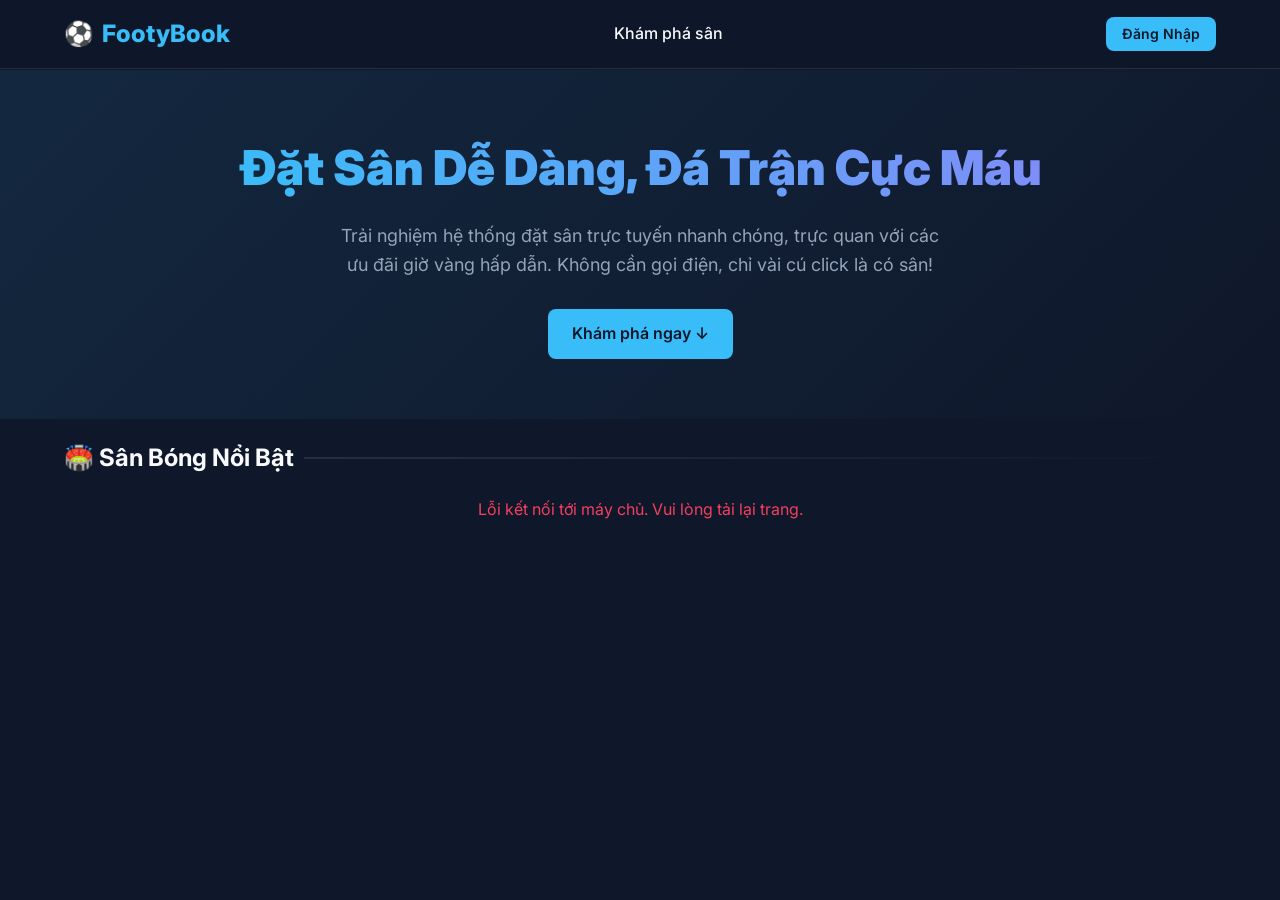
<file: frontend/index.html>
<!DOCTYPE html>
<html lang="vi">
<head>
    <meta charset="UTF-8">
    <meta name="viewport" content="width=device-width, initial-scale=1.0">
    <title>Đặt Sân Bóng – Football Management System</title>
    <link rel="preconnect" href="https://fonts.googleapis.com">
    <link href="https://fonts.googleapis.com/css2?family=Inter:wght@300;400;500;600;700;800;900&display=swap" rel="stylesheet">
    <style>
        :root {
            --bg-dark: #0f172a;
            --bg-card: #1e293b;
            --primary: #38bdf8;
            --primary-hover: #0ea5e9;
            --accent: #f43f5e;
            --text-main: #f8fafc;
            --text-muted: #94a3b8;
            --glass-bg: rgba(30, 41, 59, 0.7);
            --glass-border: rgba(255, 255, 255, 0.1);
        }
        
        * { margin: 0; padding: 0; box-sizing: border-box; font-family: 'Inter', sans-serif; }
        
        body { background-color: var(--bg-dark); color: var(--text-main); line-height: 1.6; overflow-x: hidden; }

        /* HEADER / NAVBAR */
        .navbar {
            position: fixed; top: 0; left: 0; right: 0; z-index: 100;
            display: flex; align-items: center; justify-content: space-between;
            padding: 15px 5%; background: rgba(15, 23, 42, 0.85); backdrop-filter: blur(12px);
            border-bottom: 1px solid var(--glass-border);
        }
        .logo { font-size: 24px; font-weight: 800; color: white; text-decoration: none; display: flex; align-items: center; gap: 8px;}
        .logo span { color: var(--primary); }
        .nav-links { display: flex; gap: 20px; }
        .nav-links a { color: var(--text-main); text-decoration: none; font-weight: 500; transition: color 0.3s; }
        .nav-links a:hover { color: var(--primary); }
        
        .user-actions { display: flex; align-items: center; gap: 15px; }
        .btn-outline { padding: 8px 16px; border: 1px solid var(--primary); color: var(--primary); border-radius: 8px; text-decoration: none; font-weight: 600; transition: all 0.3s; }
        .btn-outline:hover { background: var(--primary); color: var(--bg-dark); }
        .btn-solid { padding: 8px 16px; background: var(--primary); color: var(--bg-dark); border-radius: 8px; text-decoration: none; font-weight: 600; transition: all 0.3s; border: none; cursor: pointer; }
        .btn-solid:hover { background: var(--primary-hover); transform: translateY(-2px); box-shadow: 0 4px 12px rgba(56, 189, 248, 0.3);}

        /* HERO SECTION */
        .hero {
            margin-top: 70px; padding: 60px 5%;
            background: linear-gradient(135deg, rgba(56,189,248,0.1) 0%, rgba(15,23,42,0) 100%);
            display: flex; flex-direction: column; align-items: center; text-align: center;
        }
        .hero h1 { font-size: 48px; font-weight: 900; margin-bottom: 15px; background: -webkit-linear-gradient(45deg, #38bdf8, #818cf8); -webkit-background-clip: text; -webkit-text-fill-color: transparent; }
        .hero p { font-size: 18px; color: var(--text-muted); max-width: 600px; margin-bottom: 30px; }

        /* FIELD GRID (SHOPEE-LIKE) */
        .container { padding: 20px 5% 60px; }
        .section-title { font-size: 24px; font-weight: 700; margin-bottom: 20px; display: flex; align-items: center; gap: 10px; }
        .section-title::after { content: ''; height: 2px; flex: 1; background: linear-gradient(90deg, var(--glass-border), transparent); }
        
        .field-grid {
            display: grid; grid-template-columns: repeat(auto-fill, minmax(250px, 1fr)); gap: 20px;
        }
        
        .field-card {
            background: var(--bg-card);
            border: 1px solid var(--glass-border);
            border-radius: 12px;
            overflow: hidden;
            transition: all 0.3s cubic-bezier(0.4, 0, 0.2, 1);
            position: relative;
            display: flex; flex-direction: column;
        }
        .field-card:hover {
            transform: translateY(-5px);
            border-color: var(--primary);
            box-shadow: 0 10px 20px rgba(0,0,0,0.3), 0 0 15px rgba(56,189,248,0.2);
        }
        
        .field-badge {
            position: absolute; top: 10px; left: 10px;
            background: rgba(244, 63, 94, 0.9); color: white; padding: 4px 8px; border-radius: 6px; font-size: 12px; font-weight: 700;
            backdrop-filter: blur(4px); z-index: 2;
        }
        
        .field-img-wrapper { position: relative; width: 100%; padding-top: 65%; overflow: hidden; }
        .field-img { position: absolute; top: 0; left: 0; width: 100%; height: 100%; object-fit: cover; transition: transform 0.5s; }
        .field-card:hover .field-img { transform: scale(1.05); }
        
        .field-info { padding: 15px; display: flex; flex-direction: column; flex: 1; }
        .field-title { font-size: 16px; font-weight: 600; margin-bottom: 5px; display: -webkit-box; -webkit-line-clamp: 2; -webkit-box-orient: vertical; overflow: hidden; }
        .field-address { font-size: 12px; color: var(--text-muted); margin-bottom: 10px; display: flex; align-items: center; gap: 4px; }
        
        .field-footer { margin-top: auto; display: flex; align-items: flex-end; justify-content: space-between; }
        .field-price-wrapper { display: flex; flex-direction: column; }
        .field-price-label { font-size: 11px; color: var(--text-muted); text-transform: uppercase; letter-spacing: 0.5px;}
        .field-price { font-size: 18px; font-weight: 700; color: #4ade80; }
        
        /* MODAL */
        .modal-overlay {
            display: none; position: fixed; inset: 0; background: rgba(15,23,42,0.8); backdrop-filter: blur(8px); z-index: 200; justify-content: center; align-items: center; padding: 20px;
            opacity: 0; transition: opacity 0.3s;
        }
        .modal-overlay.active { display: flex; opacity: 1; }
        
        .modal-box {
            background: var(--bg-card); border: 1px solid var(--glass-border); border-radius: 20px; padding: 30px; width: 100%; max-width: 650px; max-height: 90vh; overflow-y: auto;
            transform: scale(0.95); transition: transform 0.3s; box-shadow: 0 25px 50px -12px rgba(0, 0, 0, 0.5);
        }
        .modal-overlay.active .modal-box { transform: scale(1); }
        
        .modal-header { display: flex; align-items: center; justify-content: space-between; margin-bottom: 24px; border-bottom: 1px solid var(--glass-border); padding-bottom: 15px; }
        .modal-title { font-size: 22px; font-weight: 700; color: var(--primary); display: flex; align-items: center; gap: 10px;}
        .modal-close { width: 32px; height: 32px; border-radius: 8px; border: none; background: rgba(255,255,255,0.05); color: var(--text-muted); cursor: pointer; font-size: 16px; transition: all 0.2s; }
        .modal-close:hover { background: rgba(244,63,94,0.2); color: var(--accent); }
        
        .booking-grid { display: grid; grid-template-columns: 1fr 1fr; gap: 15px; margin-bottom: 20px; }
        .form-group { display: flex; flex-direction: column; gap: 6px; }
        .form-group label { font-size: 13px; font-weight: 600; color: var(--text-muted); }
        .form-group input { padding: 12px 15px; background: rgba(0,0,0,0.2); border: 1px solid rgba(255,255,255,0.1); border-radius: 10px; color: white; font-size: 15px; outline: none; transition: border 0.3s; }
        .form-group input:focus { border-color: var(--primary); box-shadow: 0 0 0 3px rgba(56,189,248,0.1); }
        
        /* DỊCH VỤ */
        .services-section { background: rgba(0,0,0,0.15); border-radius: 12px; padding: 15px; margin-bottom: 20px; border: 1px solid var(--glass-border); }
        .services-title { font-size: 15px; font-weight: 600; margin-bottom: 10px; display: flex; align-items: center; gap: 8px; }
        .services-list { display: flex; flex-direction: column; gap: 10px; max-height: 180px; overflow-y: auto; padding-right: 5px; }
        .service-item { display: flex; justify-content: space-between; align-items: center; background: rgba(255,255,255,0.03); padding: 10px 15px; border-radius: 8px; transition: background 0.2s; }
        .service-item:hover { background: rgba(255,255,255,0.06); }
        .service-info { display: flex; flex-direction: column; }
        .service-name { font-weight: 600; font-size: 14px; }
        .service-price { color: #4ade80; font-size: 13px; font-weight: 500; }
        
        .qty-control { display: flex; align-items: center; gap: 10px; background: rgba(0,0,0,0.3); border-radius: 8px; padding: 4px; }
        .qty-btn { width: 28px; height: 28px; border-radius: 6px; border: none; background: rgba(255,255,255,0.1); color: white; cursor: pointer; font-weight: bold; transition: background 0.2s; }
        .qty-btn:hover { background: var(--primary); }
        .qty-val { width: 30px; text-align: center; font-weight: 600; font-size: 14px; background: transparent; border: none; color: white; outline: none;}

        /* CHECKOUT SUMMARY */
        .checkout-summary { background: linear-gradient(135deg, rgba(56,189,248,0.1), rgba(15,23,42,0.5)); border: 1px solid rgba(56,189,248,0.3); border-radius: 12px; padding: 20px; text-align: center; margin-bottom: 20px; }
        .summary-label { font-size: 13px; color: var(--text-muted); text-transform: uppercase; letter-spacing: 1px; margin-bottom: 5px; }
        .summary-price { font-size: 28px; font-weight: 800; color: #4ade80; }
        
        .modal-footer { display: flex; gap: 10px; }
        .modal-footer .btn-solid { flex: 1; padding: 14px; font-size: 16px; }

        /* SCROLLBAR */
        ::-webkit-scrollbar { width: 6px; }
        ::-webkit-scrollbar-track { background: transparent; }
        ::-webkit-scrollbar-thumb { background: rgba(255,255,255,0.2); border-radius: 10px; }
    </style>
</head>
<body>

<nav class="navbar">
    <a href="index.html" class="logo">⚽ <span>FootyBook</span></a>
    <div class="nav-links">
        <a href="#fields-section">Khám phá sân</a>
        <a href="my-bookings.html" id="navMyBookings" style="display: none;">Lịch sử đặt sân</a>
    </div>
    <div class="user-actions" id="userActions">
        <a href="login.html" class="btn-outline">Đăng nhập</a>
        <a href="register.html" class="btn-solid">Đăng ký</a>
    </div>
</nav>

<section class="hero">
    <h1>Đặt Sân Dễ Dàng, Đá Trận Cực Máu</h1>
    <p>Trải nghiệm hệ thống đặt sân trực tuyến nhanh chóng, trực quan với các ưu đãi giờ vàng hấp dẫn. Không cần gọi điện, chỉ vài cú click là có sân!</p>
    <a href="#fields-section" class="btn-solid" style="padding: 12px 24px; font-size: 16px;">Khám phá ngay ↓</a>
</section>

<div class="container" id="fields-section">
    <h2 class="section-title">🏟️ Sân Bóng Nổi Bật</h2>
    <div class="field-grid" id="fieldGrid">
        <div style="grid-column: 1/-1; text-align:center; padding: 40px; color: var(--text-muted);">
            <div style="font-size: 24px; margin-bottom: 10px;">⏳</div>
            Đang tải dữ liệu sân...
        </div>
    </div>
</div>

<!-- ĐẶT SÂN MODAL -->
<div class="modal-overlay" id="bookingModal">
    <div class="modal-box">
        <div class="modal-header">
            <h2 class="modal-title"><span id="bookingIcon">🏟️</span> <span id="bookingTitle">Đặt Sân</span></h2>
            <button class="modal-close" onclick="closeModal()">✕</button>
        </div>
        
        <input type="hidden" id="bookFieldId">
        
        <div class="booking-grid">
            <div class="form-group">
                <label>Ngày đặt sân</label>
                <input type="date" id="bookDate">
            </div>
            <div class="form-group">
                <label>&nbsp;</label>
                <button class="btn-outline" style="height: 45px; display: flex; align-items: center; justify-content: center;" onclick="estimatePrice()">🧮 Tính thử giá sân</button>
            </div>
            <div class="form-group">
                <label>Giờ bắt đầu (0-23)</label>
                <input type="number" id="startHour" min="0" max="23" value="18">
            </div>
            <div class="form-group">
                <label>Giờ kết thúc (1-24)</label>
                <input type="number" id="endHour" min="1" max="24" value="20">
            </div>
        </div>

        <div class="services-section">
            <div class="services-title">🥤 Gọi kèm đồ uống / dịch vụ</div>
            <div class="services-list" id="servicesList">
                <div style="text-align: center; font-size: 13px; color: var(--text-muted); padding: 10px;">Đang tải dịch vụ...</div>
            </div>
        </div>
        
        <div class="checkout-summary">
            <div class="summary-label">Tạm tính (Chưa gồm tiền nước)</div>
            <div class="summary-price" id="priceEstimate">-- ₫</div>
            <div style="font-size: 12px; color: #fbbf24; margin-top: 5px;">* Bạn sẽ thanh toán trực tiếp tại sân. Nếu có đặt cọc, hệ thống sẽ thông báo sau.</div>
        </div>

        <div class="modal-footer">
            <button class="btn-solid" onclick="submitBooking()" id="submitBtn">✅ Chốt Đặt Sân Ngay</button>
        </div>
    </div>
</div>

<script src="js/api-config.js"></script>
<script>
let isLoggedIn = false;

// 1. Kiểm tra trạng thái đăng nhập
async function checkLoginState() {
    const token = localStorage.getItem('jwt_token');
    if (token) {
        isLoggedIn = true;
        try {
            // Fetch thông tin người dùng từ backend
            const res = await fetch(API_URL + '/api/auth/me', {
                headers: { 'Authorization': 'Bearer ' + token }
            });
            if (res.ok) {
                const user = await res.json();
                
                // Hiển thị hạng VIP
                const vipMap = { 'DONG': 'Đồng', 'BAC': 'Bạc', 'VANG': 'Vàng', 'KIMCUONG': 'Kim Cương' };
                const tierName = vipMap[user.vipTier] || 'Đồng';
                
                document.getElementById('userActions').innerHTML = `
                    <span style="font-size: 14px; font-weight: 500; color: var(--primary);">👋 Chào, ${user.fullName} (Hạng ${tierName})</span>
                    <a href="#" onclick="logout(event)" class="btn-outline" style="padding: 6px 12px; font-size: 13px;">Đăng xuất</a>
                `;
                document.getElementById('navMyBookings').style.display = 'block';
            } else {
                throw new Error("Invalid token");
            }
        } catch(e) {
            console.error('Lỗi khi lấy thông tin user:', e);
            localStorage.removeItem('jwt_token');
            isLoggedIn = false;
            document.getElementById('userActions').innerHTML = `
                <a href="login.html" class="btn-solid" style="padding: 6px 16px; font-size: 14px;">Đăng Nhập</a>
            `;
        }
    } else {
        document.getElementById('userActions').innerHTML = `
            <a href="login.html" class="btn-solid" style="padding: 6px 16px; font-size: 14px;">Đăng Nhập</a>
        `;
    }
}

function logout(e) {
    e.preventDefault();
    localStorage.removeItem('jwt_token');
    localStorage.removeItem('user_role');
    window.location.reload();
}

// 2. Load danh sách sân (API MỚI)
async function loadFields() {
    try {
        const res = await fetch(API_URL + '/api/fields');
        const data = await res.json();
        const grid = document.getElementById('fieldGrid');
        
        const availableFields = data.filter(f => f.status === 'AVAILABLE');
        if (availableFields.length === 0) {
            grid.innerHTML = '<div style="grid-column: 1/-1; text-align:center; padding: 60px; color: var(--text-muted); background: var(--bg-card); border-radius: 12px;">Hiện chưa có sân bóng nào hoạt động.</div>';
            return;
        }
        
        grid.innerHTML = availableFields.map(f => {
            const hasGoldenHour = f.priceConfigs && f.priceConfigs.length > 0;
            return `
            <div class="field-card">
                ${hasGoldenHour ? '<div class="field-badge">🔥 Giờ vàng</div>' : ''}
                <div class="field-img-wrapper">
                    <img src="${f.imageUrl || 'https://images.unsplash.com/photo-1518605368461-1ee7c5320746?auto=format&fit=crop&w=600&q=80'}" class="field-img" alt="${f.name}">
                </div>
                <div class="field-info">
                    <div class="field-title">${f.name}</div>
                    <div class="field-address">📍 ${f.address || 'Đang cập nhật'} • Sân ${f.type} người</div>
                    <div class="field-footer">
                        <div class="field-price-wrapper">
                            <span class="field-price-label">Giá từ</span>
                            <span class="field-price">${f.basePricePerHour.toLocaleString('vi-VN')} ₫</span>
                        </div>
                        <button class="btn-solid" onclick="openBookingModal(${f.id}, '${f.name}')">Đặt Sân</button>
                    </div>
                </div>
            </div>
            `;
        }).join('');
    } catch (e) {
        document.getElementById('fieldGrid').innerHTML = '<div style="grid-column: 1/-1; text-align:center; color: #f43f5e;">Lỗi kết nối tới máy chủ. Vui lòng tải lại trang.</div>';
    }
}

// 3. Load danh sách dịch vụ / nước uống theo sân
let availableServices = [];
async function loadServices(fieldId) {
    try {
        const headers = {};
        if (isLoggedIn) headers['Authorization'] = 'Bearer ' + localStorage.getItem('jwt_token');
        
        let url = API_URL + '/api/services';
        if (fieldId) url += '?fieldId=' + fieldId;
        
        const res = await fetch(url, { headers });
        if(res.ok) {
            availableServices = await res.json();
            renderServices();
        } else {
            document.getElementById('servicesList').innerHTML = '<div style="text-align:center; font-size:13px; color:var(--text-muted);">Vui lòng đăng nhập để xem Menu đồ uống.</div>';
        }
    } catch (e) {
        console.error(e);
    }
}

function renderServices() {
    const list = document.getElementById('servicesList');
    const inStock = availableServices.filter(s => s.stockQuantity > 0);
    if(inStock.length === 0) {
        list.innerHTML = '<div style="text-align:center; font-size:13px; color:var(--text-muted);">Hiện đang hết đồ uống.</div>';
        return;
    }
    list.innerHTML = inStock.map(s => `
        <div class="service-item">
            <div class="service-info">
                <span class="service-name">${s.name}</span>
                <span class="service-price">${s.price.toLocaleString('vi-VN')} ₫ <span style="color:var(--text-muted); font-size:11px;">(Còn ${s.stockQuantity})</span></span>
            </div>
            <div class="qty-control">
                <button type="button" class="qty-btn" onclick="changeQty(${s.id}, -1)">-</button>
                <input type="number" class="qty-val" id="srv-qty-${s.id}" data-id="${s.id}" value="0" min="0" max="${s.stockQuantity}" readonly>
                <button type="button" class="qty-btn" onclick="changeQty(${s.id}, 1)">+</button>
            </div>
        </div>
    `).join('');
}

function changeQty(id, delta) {
    const input = document.getElementById(`srv-qty-${id}`);
    let val = parseInt(input.value) + delta;
    if (val < 0) val = 0;
    if (val > parseInt(input.getAttribute('max'))) val = parseInt(input.getAttribute('max'));
    input.value = val;
}

// 4. Mở Modal Đặt Sân
function openBookingModal(id, name) {
    if (!isLoggedIn) {
        alert('Bạn cần đăng nhập để đặt sân!');
        window.location.href = 'login.html';
        return;
    }
    
    document.getElementById('bookFieldId').value = id;
    document.getElementById('bookingTitle').textContent = name;
    document.getElementById('priceEstimate').textContent = '-- ₫';
    
    // Đặt ngày mặc định là hôm nay và chặn quá khứ
    const dateInput = document.getElementById('bookDate');
    const today = new Date();
    const yyyy = today.getFullYear();
    const mm = String(today.getMonth() + 1).padStart(2, '0');
    const dd = String(today.getDate()).padStart(2, '0');
    const todayStr = `${yyyy}-${mm}-${dd}`;
    
    dateInput.value = todayStr;
    dateInput.min = todayStr;
    
    // Fetch menu đồ uống cho sân này
    loadServices(id);
    
    const overlay = document.getElementById('bookingModal');
    overlay.style.display = 'flex';
    // Trick for animation
    setTimeout(() => overlay.classList.add('active'), 10);
    
    // Tự động tính giá tạm nghiệm
    estimatePrice();
}

function closeModal() {
    const overlay = document.getElementById('bookingModal');
    overlay.classList.remove('active');
    setTimeout(() => overlay.style.display = 'none', 300);
}

// 5. Tính dự toán giá
async function estimatePrice() {
    const fId = document.getElementById('bookFieldId').value;
    const start = document.getElementById('startHour').value;
    const end = document.getElementById('endHour').value;
    
    if (parseInt(start) >= parseInt(end)) {
        document.getElementById('priceEstimate').textContent = 'Lỗi giờ!';
        return;
    }
    
    try {
        const res = await fetch(API_URL + '/api/fields/calculate-price', {
            method: 'POST',
            headers: { 
                'Content-Type': 'application/json',
                'Authorization': 'Bearer ' + localStorage.getItem('jwt_token')
            },
            body: JSON.stringify({ fieldId: Number(fId), startHour: Number(start), endHour: Number(end) })
        });
        const data = await res.json();
        if (res.ok) {
            document.getElementById('priceEstimate').textContent = data.totalPrice.toLocaleString('vi-VN') + ' ₫';
        } else {
            document.getElementById('priceEstimate').textContent = 'Lỗi!';
            alert('Lỗi: ' + data.error);
        }
    } catch(e) { 
        document.getElementById('priceEstimate').textContent = 'Lỗi mạng!';
    }
}

// 6. Chốt đơn
async function submitBooking() {
    if (!isLoggedIn) {
        alert('Bạn cần đăng nhập để đặt sân!');
        window.location.href = 'login.html';
        return;
    }
    const btn = document.getElementById('submitBtn');
    const fId = document.getElementById('bookFieldId').value;
    const startH = document.getElementById('startHour').value;
    const endH = document.getElementById('endHour').value;
    const dateStr = document.getElementById('bookDate').value;
    
    if (!dateStr) return alert('Vui lòng chọn ngày!');
    
    // Parse time
    const startISO = new Date(`${dateStr}T${startH.padStart(2, '0')}:00:00`).toISOString();
    const endISO = new Date(`${dateStr}T${endH.padStart(2, '0')}:00:00`).toISOString();
    
    // Validate Real-time: Chặn giờ trong quá khứ
    const now = new Date();
    const startISO_date = new Date(startISO);
    if (startISO_date < now) {
        return alert('Lỗi: Bạn không thể đặt sân trong khung giờ đã trôi qua!');
    }
    
    // Lấy danh sách nước đã gọi
    const services = [];
    document.querySelectorAll('.qty-val').forEach(inp => {
        const qty = parseInt(inp.value);
        if (qty > 0) {
            services.push({ serviceId: parseInt(inp.getAttribute('data-id')), quantity: qty });
        }
    });
    
    btn.innerHTML = '⏳ Đang xử lý...';
    btn.disabled = true;
    
    try {
        const res = await fetch(API_URL + '/api/bookings', {
            method: 'POST',
            headers: { 
                'Content-Type': 'application/json', 
                'Authorization': 'Bearer ' + localStorage.getItem('jwt_token') 
            },
            body: JSON.stringify({
                fieldId: Number(fId),
                startTime: startISO,
                endTime: endISO,
                services: services
            })
        });
        
        if (res.ok) {
            alert('🎉 Chúc mừng! Đặt sân thành công. Hệ thống sẽ chuyển đến Lịch sử của bạn.');
            window.location.href = 'my-bookings.html';
        } else {
            const data = await res.json();
            alert('Lỗi: ' + (data.message || data.error || 'Đã xảy ra lỗi từ hệ thống.'));
            btn.innerHTML = '✅ Chốt Đặt Sân Ngay';
            btn.disabled = false;
        }
    } catch(e) { 
        alert('Lỗi mạng');
        btn.innerHTML = '✅ Chốt Đặt Sân Ngay';
        btn.disabled = false;
    }
}

// Khởi chạy
window.onload = () => {
    checkLoginState();
    loadFields();
};
</script>
</body>
</html>
</file>
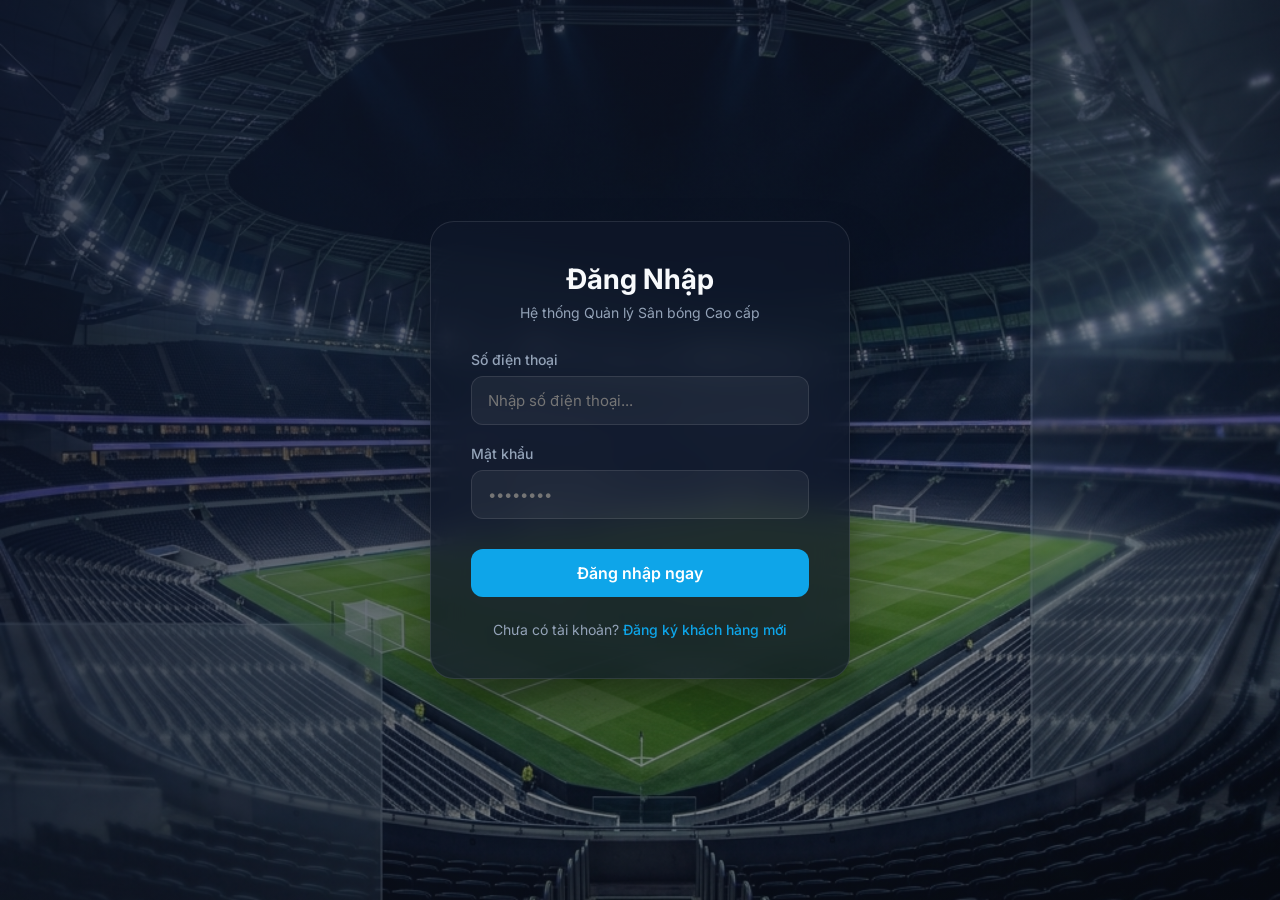
<file: frontend/admin.html>
<!DOCTYPE html>
<html lang="vi">
<head>
    <meta charset="UTF-8">
    <meta name="viewport" content="width=device-width, initial-scale=1.0">
    <title>Quản Lý Khách VIP - Admin</title>
    
    <!-- CSS chung của nhóm -->
    <link rel="stylesheet" href="css/style.css">
    
    <link rel="stylesheet" href="css/dashboard.css">
    
    <style>
        /* ── Badge VIP Colors ── */
        .badge {
            padding: 5px 10px;
            border-radius: 12px;
            font-size: 13px;
            font-weight: bold;
            color: white;
        }
        .badge-dong { background-color: #cd7f32; } /* Đồng */
        .badge-bac { background-color: #9ca3af; } /* Bạc */
        .badge-vang { background-color: #fbbf24; color: #78350f; } /* Vàng */
        .badge-kimcuong { background-color: #8b5cf6; } /* Kim Cương */
    </style>
</head>
<body>

    <!-- ===================== NAVBAR ===================== -->
    <nav class="navbar">
        <div class="navbar-brand">
            <span class="logo">⚽</span>
            Quản Lý <span>Khách VIP</span>
        </div>
        <div style="display: flex; gap: 15px; margin-right: auto; margin-left: 30px;">
            <a href="admin.html" style="color:var(--primary); text-decoration:none; font-weight:600;">Khách VIP</a>
            <a href="report.html" style="color:var(--text-muted); text-decoration:none; font-weight:600;">Báo cáo doanh thu</a>
            <a href="field.html" style="color:var(--text-muted); text-decoration:none; font-weight:600;">Quản lý Sân</a>
            <a href="staff-management.html" style="color:var(--text-muted); text-decoration:none; font-weight:600;">Nhân viên</a>
        </div>
        <div class="navbar-right">
            <span class="nav-badge">👤 Admin</span>
            <a href="login.html" onclick="localStorage.removeItem('jwt_token')" style="color:var(--text-muted); font-size:13px; text-decoration:none;">Đăng xuất →</a>
        </div>
    </nav>

    <main class="main-content">
        <div class="page-header">
            <div>
                <h1>Quản Lý Khách Hàng VIP</h1>
                <p>Thống kê xếp hạng và điểm thưởng khách hàng</p>
            </div>
        </div>

    <div class="table-card">
        <table class="table-base">
            <thead>
                <tr>
                    <th>ID</th>
                    <th>Họ và Tên</th>
                    <th>Số điện thoại</th>
                    <th>Điểm tích luỹ</th>
                    <th>Hạng VIP</th>
                </tr>
            </thead>
            <tbody id="customer-tbody">
                <!-- Dữ liệu sẽ được render từ customer.js -->
            </tbody>
        </table>
    </div>
    </main>

    <!-- Guard kiểm tra quyền đăng nhập — chỉ ADMIN mới xem được trang VIP -->
    <script>
        function checkAuth() {
            const token = localStorage.getItem('jwt_token');
            if (!token) {
                window.location.replace('login.html');
                return;
            }
            try {
                const payload = JSON.parse(atob(token.split('.')[1].replace(/-/g, '+').replace(/_/g, '/')));
                if (payload.role !== 'ADMIN') {
                    window.location.replace('login.html');
                }
            } catch (e) {
                localStorage.removeItem('jwt_token');
                window.location.replace('login.html');
            }
        }
        window.addEventListener('pageshow', checkAuth);
        checkAuth();
    </script>

    <!-- Script kết nối API dùng chung -->
    <script src="js/api-config.js"></script>
    <!-- Script render khách hàng -->
    <script src="js/customer.js"></script>
</body>
</html>
</file>
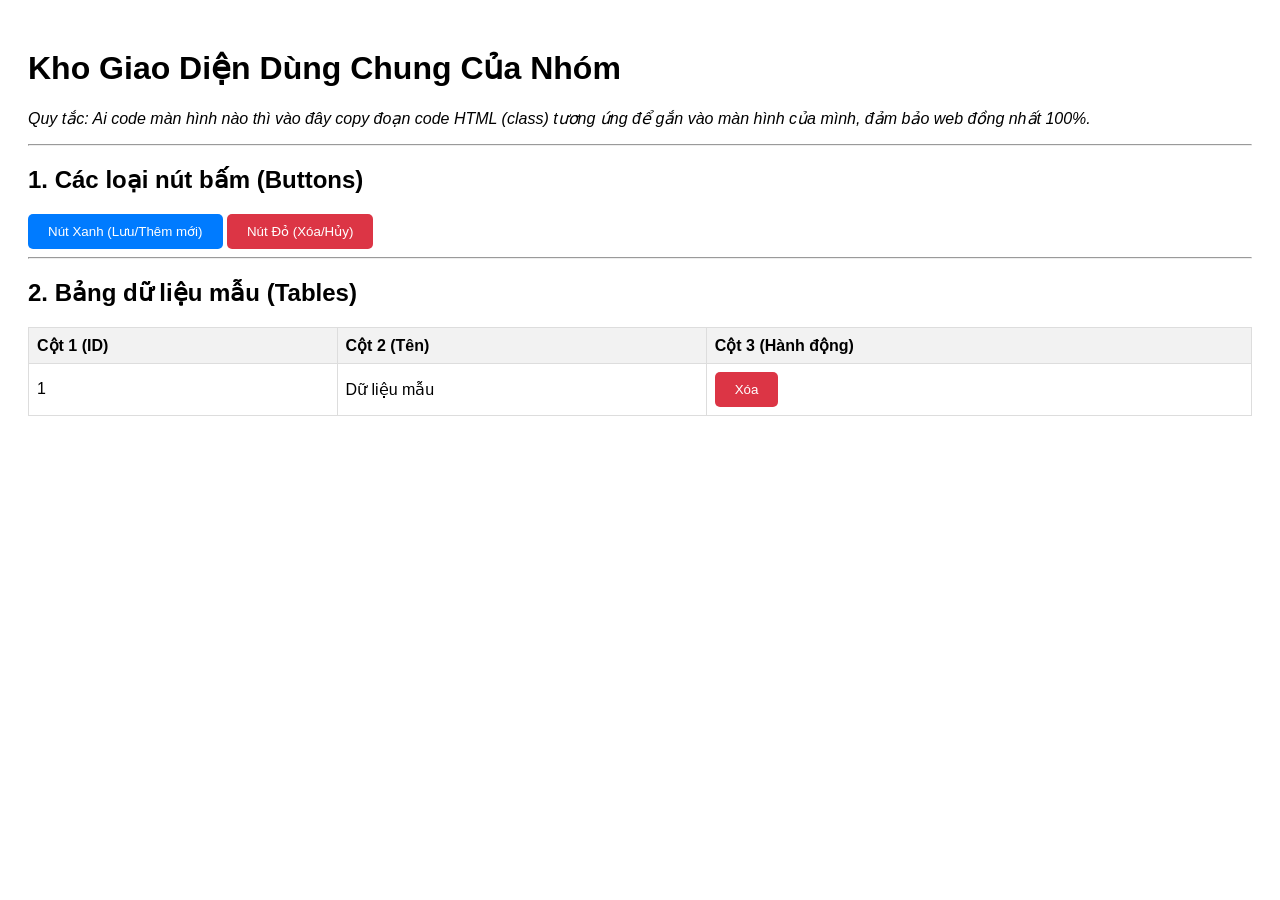
<file: frontend/components.html>
<!DOCTYPE html>
<html lang="vi">
<head>
    <meta charset="UTF-8">
    <title>Design System - LÁ BÙA CHỐNG VỠ GIAO DIỆN</title>
    <!-- Mọi người link chung 1 file CSS vào đây để dùng chung class -->
    <style>
        /* CSS Base mẫu */
        body { font-family: Arial, sans-serif; padding: 20px; }
        .btn { padding: 10px 20px; border: none; border-radius: 5px; cursor: pointer; color: white; }
        .btn-primary { background-color: #007bff; }
        .btn-danger { background-color: #dc3545; }
        .table-base { width: 100%; border-collapse: collapse; margin-top: 20px; }
        .table-base th, .table-base td { border: 1px solid #ddd; padding: 8px; text-align: left; }
        .table-base th { background-color: #f2f2f2; }
    </style>
</head>
<body>
    <h1>Kho Giao Diện Dùng Chung Của Nhóm</h1>
    <p><i>Quy tắc: Ai code màn hình nào thì vào đây copy đoạn code HTML (class) tương ứng để gắn vào màn hình của mình, đảm bảo web đồng nhất 100%.</i></p>

    <hr>
    <h2>1. Các loại nút bấm (Buttons)</h2>
    <button class="btn btn-primary">Nút Xanh (Lưu/Thêm mới)</button>
    <button class="btn btn-danger">Nút Đỏ (Xóa/Hủy)</button>

    <hr>
    <h2>2. Bảng dữ liệu mẫu (Tables)</h2>
    <table class="table-base">
        <thead>
            <tr>
                <th>Cột 1 (ID)</th>
                <th>Cột 2 (Tên)</th>
                <th>Cột 3 (Hành động)</th>
            </tr>
        </thead>
        <tbody>
            <tr>
                <td>1</td>
                <td>Dữ liệu mẫu</td>
                <td><button class="btn btn-danger">Xóa</button></td>
            </tr>
        </tbody>
    </table>
</body>
</html>
</file>
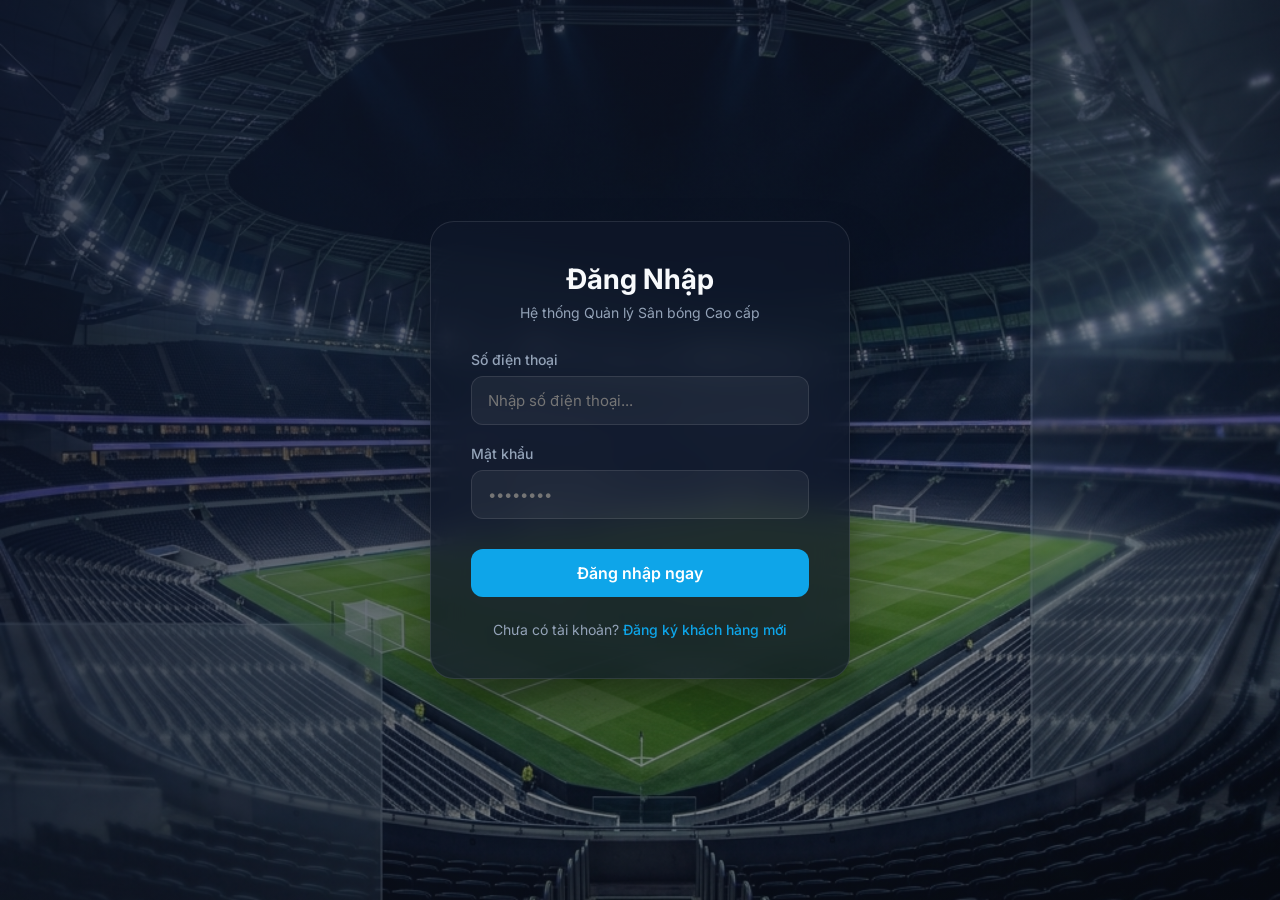
<file: frontend/field.html>
<!DOCTYPE html>
<html lang="vi">
<head>
    <meta charset="UTF-8">
    <meta name="viewport" content="width=device-width, initial-scale=1.0">
    <title>Quản lý Sân bóng – Football Management System</title>
    <meta name="description" content="Trang quản lý sân bóng: thêm, sửa, xóa sân và cấu hình giá theo giờ vàng">
    <link rel="preconnect" href="https://fonts.googleapis.com">
    <link href="https://fonts.googleapis.com/css2?family=Inter:wght@300;400;500;600;700;800&display=swap" rel="stylesheet">

    <link rel="stylesheet" href="css/dashboard.css">
    <style>
        /* ================================================================
           TOOLBAR (NÚT THÊM + TÌM KIẾM)
           ================================================================ */

        /* ================================================================
           BADGE TRẠNG THÁI
           ================================================================ */
        .status-badge {
            display: inline-flex;
            align-items: center;
            gap: 5px;
            padding: 4px 10px;
            border-radius: 20px;
            font-size: 12px;
            font-weight: 600;
        }
        .status-available    { background: rgba(34,197,94,0.15); color: #4ade80; border: 1px solid rgba(34,197,94,0.3); }
        .status-maintenance  { background: rgba(245,158,11,0.15); color: #fbbf24; border: 1px solid rgba(245,158,11,0.3); }

        /* ================================================================
           ACTION BUTTONS TRONG BẢNG
           ================================================================ */
        .action-group { display: flex; gap: 6px; flex-wrap: wrap; }

        /* ================================================================
           THÔNG BÁO (ALERT MESSAGES)
           ================================================================ */
        .alert {
            padding: 12px 16px;
            border-radius: 10px;
            font-size: 14px;
            margin-bottom: 16px;
            display: none;
            animation: slideDown 0.3s ease;
        }
        @keyframes slideDown { from { opacity:0; transform:translateY(-10px); } to { opacity:1; transform:translateY(0); } }
        #fieldErrorMessage   { background: rgba(239,68,68,0.12); border: 1px solid rgba(239,68,68,0.3); color: #f87171; }
        #fieldSuccessMessage { background: rgba(34,197,94,0.12); border: 1px solid rgba(34,197,94,0.3); color: #4ade80; }

        /* ================================================================
           MODAL OVERLAY
           ================================================================ */
        .modal-overlay {
            display: none;
            position: fixed;
            inset: 0;
            background: rgba(0,0,0,0.7);
            backdrop-filter: blur(4px);
            z-index: 200;
            justify-content: center;
            align-items: center;
            padding: 20px;
        }
        .modal-box {
            background: #1e293b;
            border: 1px solid var(--glass-border);
            border-radius: 20px;
            padding: 32px;
            width: 100%;
            max-width: 600px;
            max-height: 90vh;
            overflow-y: auto;
            animation: modalIn 0.3s cubic-bezier(0.34,1.56,0.64,1);
            box-shadow: var(--shadow);
        }
        @keyframes modalIn { from { opacity:0; transform:scale(0.9) translateY(20px); } to { opacity:1; transform:scale(1) translateY(0); } }
        .modal-header {
            display: flex;
            align-items: center;
            justify-content: space-between;
            margin-bottom: 24px;
        }
        .modal-title { font-size: 20px; font-weight: 700; }
        .modal-close {
            width: 32px; height: 32px;
            border-radius: 8px;
            border: 1px solid var(--glass-border);
            background: transparent;
            color: var(--text-muted);
            cursor: pointer;
            font-size: 18px;
            display: flex; align-items: center; justify-content: center;
            transition: all 0.2s;
        }
        .modal-close:hover { background: rgba(239,68,68,0.2); color: #f87171; border-color: rgba(239,68,68,0.3); }

        /* ================================================================
           FORM CONTROLS TRONG MODAL
           ================================================================ */
        .form-grid { display: grid; grid-template-columns: 1fr 1fr; gap: 16px; }
        .form-grid .full-width { grid-column: 1 / -1; }
        .form-group { display: flex; flex-direction: column; gap: 6px; }
        .form-group label { font-size: 12px; font-weight: 600; color: var(--text-muted); text-transform: uppercase; letter-spacing: 0.05em; }
        .form-group input,
        .form-group select,
        .form-group textarea {
            padding: 10px 14px;
            background: rgba(255,255,255,0.05);
            border: 1px solid rgba(255,255,255,0.1);
            border-radius: 10px;
            color: var(--text-main);
            font-size: 14px;
            outline: none;
            transition: border-color 0.2s, background 0.2s;
        }
        .form-group input:focus,
        .form-group select:focus,
        .form-group textarea:focus {
            border-color: var(--primary);
            background: rgba(14,165,233,0.05);
            box-shadow: 0 0 0 3px rgba(14,165,233,0.1);
        }
        .form-group select option { background: #1e293b; }
        .form-group textarea { resize: vertical; min-height: 70px; }

        /* ================================================================
           PRICE CONFIG SECTION
           ================================================================ */
        .section-divider {
            margin: 24px 0 16px;
            display: flex;
            align-items: center;
            gap: 10px;
        }
        .section-divider::before,
        .section-divider::after { content:''; flex:1; height:1px; background:var(--glass-border); }
        .section-divider span { font-size: 12px; font-weight: 700; color: #fbbf24; text-transform: uppercase; letter-spacing: 0.08em; white-space: nowrap; }

        .price-config-row {
            display: grid;
            grid-template-columns: 1fr 80px 80px 80px 36px;
            gap: 8px;
            align-items: center;
            padding: 8px;
            background: rgba(245,158,11,0.05);
            border: 1px solid rgba(245,158,11,0.15);
            border-radius: 10px;
            margin-bottom: 8px;
        }
        .price-config-row input {
            padding: 7px 10px;
            background: rgba(255,255,255,0.05);
            border: 1px solid rgba(255,255,255,0.1);
            border-radius: 8px;
            color: var(--text-main);
            font-size: 13px;
            outline: none;
            width: 100%;
        }
        .price-config-row input:focus { border-color: var(--warning); }
        #priceConfigContainer { max-height: 220px; overflow-y: auto; padding-right: 4px; }

        /* ================================================================
           KẾT QUẢ TÍNH GIÁ
           ================================================================ */
        .calc-result-box {
            margin-top: 20px;
            padding: 20px;
            background: rgba(14,165,233,0.05);
            border: 1px solid rgba(14,165,233,0.2);
            border-radius: 14px;
            animation: slideDown 0.3s ease;
        }
        .calc-result-box h3 { font-size: 16px; margin-bottom: 12px; color: var(--primary); }
        .total-price-box {
            margin-top: 16px;
            padding: 16px;
            background: linear-gradient(135deg, rgba(34,197,94,0.15), rgba(14,165,233,0.15));
            border: 1px solid rgba(34,197,94,0.3);
            border-radius: 12px;
            font-size: 18px;
            font-weight: 700;
            text-align: center;
            color: #4ade80;
        }

        /* Modal tính giá */
        .calc-inputs {
            display: grid;
            grid-template-columns: 1fr 1fr;
            gap: 16px;
            margin-top: 16px;
        }

        /* ================================================================
           MODAL XEM GIỜ VÀNG (PRICE CONFIG MODAL)
           ================================================================ */
        .golden-tag {
            display: inline-block;
            padding: 3px 8px;
            background: rgba(245,158,11,0.15);
            border: 1px solid rgba(245,158,11,0.3);
            border-radius: 6px;
            color: #fbbf24;
            font-size: 11px;
            font-weight: 700;
        }
        .modal-footer {
            display: flex;
            justify-content: flex-end;
            gap: 10px;
            margin-top: 24px;
            padding-top: 20px;
            border-top: 1px solid var(--glass-border);
        }

        /* ================================================================
           EMPTY STATE
           ================================================================ */
        .empty-state {
            text-align: center;
            padding: 60px 20px;
            color: var(--text-muted);
        }
        .empty-state .empty-icon { font-size: 56px; margin-bottom: 16px; }
        .empty-state h3 { font-size: 18px; font-weight: 600; margin-bottom: 8px; color: var(--text-main); }

        /* Scrollbar */
        ::-webkit-scrollbar { width: 6px; }
        ::-webkit-scrollbar-track { background: transparent; }
        ::-webkit-scrollbar-thumb { background: rgba(255,255,255,0.15); border-radius: 3px; }
    </style>
</head>
<body>

<!-- Guard kiểm tra quyền ADMIN -->
<script>
    function checkAuth() {
        const token = localStorage.getItem('jwt_token');
        if (!token) {
            window.location.replace('login.html');
            return;
        }
        try {
            const payload = JSON.parse(atob(token.split('.')[1].replace(/-/g, '+').replace(/_/g, '/')));
            if (payload.role !== 'ADMIN') {
                window.location.replace('login.html');
            }
        } catch (e) {
            localStorage.removeItem('jwt_token');
            window.location.replace('login.html');
        }
    }
    window.addEventListener('pageshow', checkAuth);
    checkAuth();
</script>

<!-- ===================== NAVBAR ===================== -->
<nav class="navbar">
    <div class="navbar-brand">
        <span class="logo">⚽</span>
        Quản Lý <span>Sân Bóng</span>
    </div>
    <div style="display: flex; gap: 15px; margin-right: auto; margin-left: 30px;">
        <a href="admin.html" style="color:var(--text-muted); text-decoration:none; font-weight:600;">Khách VIP</a>
        <a href="report.html" style="color:var(--text-muted); text-decoration:none; font-weight:600;">Báo cáo doanh thu</a>
        <a href="field.html" style="color:var(--primary); text-decoration:none; font-weight:600;">Quản lý Sân</a>
        <a href="staff-management.html" style="color:var(--text-muted); text-decoration:none; font-weight:600;">Nhân viên</a>
    </div>
    <div class="navbar-right">
        <span class="nav-badge">👤 Admin</span>
        <a href="login.html" onclick="localStorage.removeItem('jwt_token')" style="color:var(--text-muted); font-size:13px; text-decoration:none;">Đăng xuất →</a>
    </div>
</nav>

<!-- ===================== MAIN ===================== -->
<main class="main-content">

    <!-- Page Header -->
    <div class="page-header">
        <div>
            <h1>⚽ Quản lý Sân bóng</h1>
            <p>Thêm, sửa, xóa sân và cấu hình giá theo khung giờ vàng</p>
        </div>
        <button class="btn btn-primary" id="btnOpenCreate" onclick="openCreateModal()">
            ＋ Thêm sân mới
        </button>
    </div>

    <!-- Stats -->
    <div class="stats-grid" id="statsGrid">
        <div class="stat-card">
            <div class="stat-icon">🏟️</div>
            <div>
                <div class="stat-value" id="statTotal">–</div>
                <div class="stat-label">Tổng số sân</div>
            </div>
        </div>
        <div class="stat-card">
            <div class="stat-icon">✅</div>
            <div>
                <div class="stat-value" id="statAvailable">–</div>
                <div class="stat-label">Đang hoạt động</div>
            </div>
        </div>
        <div class="stat-card">
            <div class="stat-icon">🔧</div>
            <div>
                <div class="stat-value" id="statMaintenance">–</div>
                <div class="stat-label">Đang bảo trì</div>
            </div>
        </div>
        <div class="stat-card">
            <div class="stat-icon">⭐</div>
            <div>
                <div class="stat-value" id="statGolden">–</div>
                <div class="stat-label">Có giờ vàng</div>
            </div>
        </div>
    </div>

    <!-- Thông báo -->
    <div id="fieldErrorMessage" class="alert"></div>
    <div id="fieldSuccessMessage" class="alert"></div>

    <!-- Toolbar -->
    <div class="toolbar">
        <div class="search-box">
            <input type="text" id="searchInput" placeholder="Tìm kiếm sân..." oninput="filterFields()">
        </div>
        <select id="filterType" class="btn" style="background:var(--glass-bg); color:var(--text-main); border:1px solid var(--glass-border);" onchange="filterFields()">
            <option value="">Tất cả loại sân</option>
            <option value="5">Sân 5 người</option>
            <option value="7">Sân 7 người</option>
            <option value="11">Sân 11 người</option>
        </select>
        <select id="filterStatus" class="btn" style="background:var(--glass-bg); color:var(--text-main); border:1px solid var(--glass-border);" onchange="filterFields()">
            <option value="">Tất cả trạng thái</option>
            <option value="AVAILABLE">Đang hoạt động</option>
            <option value="MAINTENANCE">Bảo trì</option>
        </select>
        <button class="btn btn-primary" onclick="loadFields()">🔄 Tải lại</button>
    </div>

    <!-- Bảng dữ liệu -->
    <div class="table-card">
        <table class="table-base">
            <thead>
                <tr>
                    <th>Ảnh sân</th>
                    <th>Tên sân & Địa chỉ</th>
                    <th>Loại sân</th>
                    <th>Giá gốc / giờ</th>
                    <th>Giờ vàng</th>
                    <th>Trạng thái</th>
                    <th>Hành động</th>
                </tr>
            </thead>
            <tbody id="fieldTableBody">
                <tr><td colspan="7" style="text-align:center; padding:40px; color:var(--text-muted);">⏳ Đang tải dữ liệu...</td></tr>
            </tbody>
        </table>
    </div>

</main>

<!-- ================================================================
     MODAL 1: THÊM / SỬA SÂN
     ================================================================ -->
<div class="modal-overlay" id="fieldModal">
    <div class="modal-box">
        <div class="modal-header">
            <h2 class="modal-title" id="fieldModalTitle">Thêm Sân Mới</h2>
            <button class="modal-close" onclick="hideModal('fieldModal')">✕</button>
        </div>

        <div class="form-grid">
            <div class="form-group full-width">
                <label>Tên sân</label>
                <input type="text" id="fieldName" placeholder="VD: Sân A, Sân VIP 1...">
            </div>
            <div class="form-group full-width">
                <label>Địa chỉ</label>
                <input type="text" id="fieldAddress" placeholder="VD: 123 Đường bóng đá, Quận 1">
            </div>
            <div class="form-group full-width">
                <label>Link ảnh (URL)</label>
                <input type="text" id="fieldImageUrl" placeholder="VD: https://images.unsplash.com/...">
            </div>
            <div class="form-group">
                <label>Loại sân</label>
                <select id="fieldType">
                    <option value="5">Sân 5 người</option>
                    <option value="7">Sân 7 người</option>
                    <option value="11">Sân 11 người</option>
                </select>
            </div>
            <div class="form-group">
                <label>Trạng thái</label>
                <select id="fieldStatus">
                    <option value="AVAILABLE">✅ Đang hoạt động</option>
                    <option value="MAINTENANCE">🔧 Đang bảo trì</option>
                </select>
            </div>
            <div class="form-group full-width">
                <label>Giá thuê gốc (VND / giờ)</label>
                <input type="number" id="fieldBasePrice" placeholder="VD: 200000" min="0" step="10000">
            </div>
            <div class="form-group full-width">
                <label>Mô tả</label>
                <textarea id="fieldDescription" placeholder="Mô tả tiện nghi, vị trí, ghi chú..."></textarea>
            </div>
        </div>

        <!-- Cấu hình giờ vàng -->
        <div class="section-divider"><span>⭐ Cấu hình Giờ Vàng (tùy chọn)</span></div>

        <div style="font-size:12px; color:var(--text-muted); margin-bottom:10px;">
            Giá thực = Giá gốc × Hệ số. VD: Hệ số 1.5 = tăng 50% trong khung giờ đó.
        </div>
        <div style="display:grid; grid-template-columns:1fr 80px 80px 80px 36px; gap:8px; padding:0 4px; margin-bottom:6px;">
            <span style="font-size:11px; color:var(--text-muted);">Nhãn</span>
            <span style="font-size:11px; color:var(--text-muted);">Từ giờ</span>
            <span style="font-size:11px; color:var(--text-muted);">Đến giờ</span>
            <span style="font-size:11px; color:var(--text-muted);">Hệ số ×</span>
            <span></span>
        </div>
        <div id="priceConfigContainer"></div>

        <button class="btn btn-price btn-sm" style="margin-top:8px;" onclick="addPriceConfigRow()">
            ＋ Thêm khung giờ vàng
        </button>

        <div class="modal-footer">
            <button class="btn" style="background:rgba(255,255,255,0.05); color:var(--text-muted);" onclick="hideModal('fieldModal')">Hủy</button>
            <button class="btn btn-primary" id="saveFieldBtn" onclick="saveField()">💾 Lưu sân</button>
        </div>
    </div>
</div>

<!-- ================================================================
     MODAL 2: XEM CẤU HÌNH GIỜ VÀNG
     ================================================================ -->
<div class="modal-overlay" id="priceConfigModal">
    <div class="modal-box" style="max-width:500px;">
        <div class="modal-header">
            <h2 class="modal-title" id="priceConfigModalTitle">Cấu hình Giờ Vàng</h2>
            <button class="modal-close" onclick="hideModal('priceConfigModal')">✕</button>
        </div>
        <div id="priceConfigList"></div>
        <div class="modal-footer">
            <button class="btn btn-primary" onclick="hideModal('priceConfigModal')">Đóng</button>
        </div>
    </div>
</div>

<!-- ================================================================
     MODAL 3: TÍNH GIÁ ĐA HÌNH
     ================================================================ -->
<div class="modal-overlay" id="calcModal">
    <div class="modal-box" style="max-width:520px;">
        <div class="modal-header">
            <h2 class="modal-title" id="calcModalTitle">🧮 Tính Giá Thuê Sân</h2>
            <button class="modal-close" onclick="hideModal('calcModal')">✕</button>
        </div>

        <p style="color:var(--text-muted); font-size:13px; margin-bottom:4px;">
            Nhập khoảng giờ muốn đặt. Hệ thống tự tính giá theo thuật toán giờ vàng.
        </p>

        <input type="hidden" id="calcFieldId">
        <div class="calc-inputs">
            <div class="form-group">
                <label>⏰ Giờ bắt đầu (0–23)</label>
                <input type="number" id="calcStartHour" min="0" max="23" value="16" placeholder="VD: 16">
            </div>
            <div class="form-group">
                <label>⏰ Giờ kết thúc (1–24)</label>
                <input type="number" id="calcEndHour" min="1" max="24" value="19" placeholder="VD: 19">
            </div>
        </div>

        <div class="modal-footer" style="margin-top:16px; padding-top:16px;">
            <button class="btn" style="background:rgba(255,255,255,0.05); color:var(--text-muted);" onclick="hideModal('calcModal')">Hủy</button>
            <button class="btn btn-calc" id="calcBtn" onclick="calculatePrice()">🧮 Tính Giá Ngay</button>
        </div>

        <!-- Kết quả hiển thị ở đây -->
        <div id="calcResult"></div>
    </div>
</div>

<!-- ================================================================
     JAVASCRIPT
     ================================================================ -->
<script src="js/api-config.js"></script>
<script>
/**
 * Override hàm loadFields() để cập nhật thêm Stats Cards
 * sau khi render bảng xong.
 */
const _originalRenderFieldTable = window.renderFieldTable;
</script>
<script src="js/field.js"></script>
<script>
/**
 * Patch thêm: Cập nhật stats cards sau khi load dữ liệu.
 * Ghi đè hàm renderFieldTable gốc để chèn thêm logic thống kê.
 */
const _origRender = renderFieldTable;
window.renderFieldTable = function(fields) {
    // Gọi hàm render gốc
    _origRender(fields);

    // Cập nhật stats
    document.getElementById('statTotal').textContent       = fields.length;
    document.getElementById('statAvailable').textContent   = fields.filter(f => f.status === 'AVAILABLE').length;
    document.getElementById('statMaintenance').textContent = fields.filter(f => f.status === 'MAINTENANCE').length;
    document.getElementById('statGolden').textContent      = fields.filter(f => f.priceConfigs && f.priceConfigs.length > 0).length;
};

/**
 * Lọc danh sách sân theo ô tìm kiếm + bộ lọc loại + trạng thái.
 * Hoạt động trên client-side (không gọi API lại).
 */
function filterFields() {
    const keyword    = document.getElementById('searchInput').value.toLowerCase();
    const typeFilter = document.getElementById('filterType').value;
    const statusFilter = document.getElementById('filterStatus').value;

    const filtered = fieldsCache.filter(f => {
        const matchName   = f.name.toLowerCase().includes(keyword);
        const matchType   = typeFilter   ? f.type   === typeFilter   : true;
        const matchStatus = statusFilter ? f.status === statusFilter : true;
        return matchName && matchType && matchStatus;
    });
    _origRender(filtered);
}

/**
 * Ghi đè renderFieldTable để thêm cột "Số giờ vàng".
 */
const __origRender2 = renderFieldTable;
window.renderFieldTable = function(fields) {
    const tbody = document.getElementById('fieldTableBody');
    if (!tbody) return;

    document.getElementById('statTotal').textContent       = fieldsCache.length;
    document.getElementById('statAvailable').textContent   = fieldsCache.filter(f => f.status === 'AVAILABLE').length;
    document.getElementById('statMaintenance').textContent = fieldsCache.filter(f => f.status === 'MAINTENANCE').length;
    document.getElementById('statGolden').textContent      = fieldsCache.filter(f => f.priceConfigs && f.priceConfigs.length > 0).length;

    if (fields.length === 0) {
        tbody.innerHTML = `<tr><td colspan="7">
            <div class="empty-state">
                <div class="empty-icon">🏟️</div>
                <h3>Chưa có sân bóng nào</h3>
                <p>Bấm "＋ Thêm sân mới" để bắt đầu</p>
            </div>
        </td></tr>`;
        return;
    }

    tbody.innerHTML = fields.map(field => `
        <tr id="field-row-${field.id}">
            <td>
                ${field.imageUrl 
                    ? `<img src="${field.imageUrl}" alt="Sân" style="width:60px; height:45px; object-fit:cover; border-radius:6px;">` 
                    : `<div style="width:60px; height:45px; background:rgba(255,255,255,0.1); border-radius:6px; display:flex; align-items:center; justify-content:center; font-size:10px; color:#888;">No Image</div>`
                }
            </td>
            <td>
                <div style="font-weight:600;">${field.name}</div>
                <div style="font-size:11px; color:var(--text-muted); margin-top:2px;">
                    📍 ${field.address || 'Chưa cập nhật địa chỉ'}
                </div>
            </td>
            <td>
                <span style="padding:3px 8px; background:rgba(14,165,233,0.1); border:1px solid rgba(14,165,233,0.2); border-radius:6px; font-size:12px; color:var(--primary);">
                    ${formatFieldType(field.type)}
                </span>
            </td>
            <td style="font-weight:600; color:#4ade80;">${formatCurrency(field.basePricePerHour)}</td>
            <td>
                ${field.priceConfigs && field.priceConfigs.length > 0
                    ? `<span class="golden-tag">⭐ ${field.priceConfigs.length} khung giờ</span>`
                    : `<span style="color:var(--text-muted); font-size:12px;">—</span>`
                }
            </td>
            <td>
                <span class="status-badge status-${field.status.toLowerCase()}">
                    ${formatStatus(field.status)}
                </span>
            </td>
            <td>
                <div class="action-group">
                    <button class="btn btn-price btn-sm" onclick="openPriceConfigModal(${field.id})" title="Xem giờ vàng">⭐</button>
                    <button class="btn btn-calc btn-sm"  onclick="openCalculateModal(${field.id})"   title="Tính giá">🧮</button>
                    <button class="btn btn-primary btn-sm" onclick="openEditModal(${field.id})"      title="Sửa">✏️</button>
                    <button class="btn btn-danger btn-sm"  onclick="deleteField(${field.id})"        title="Xóa">🗑️</button>
                </div>
            </td>
        </tr>
    `).join('');
};

// Bấm ra ngoài modal để đóng
document.querySelectorAll('.modal-overlay').forEach(overlay => {
    overlay.addEventListener('click', (e) => {
        if (e.target === overlay) overlay.style.display = 'none';
    });
});
</script>
</body>
</html>
</file>
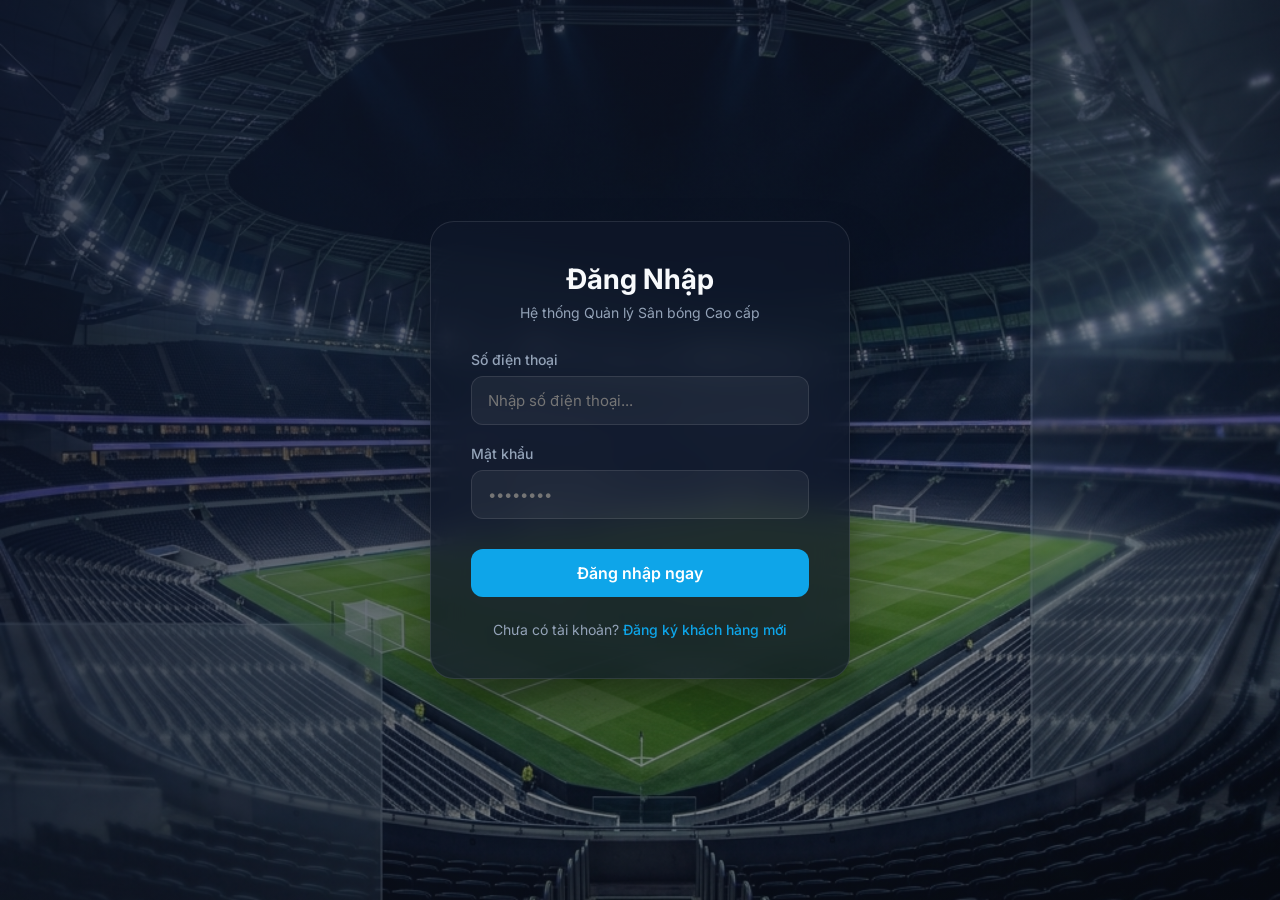
<file: frontend/inventory.html>
<!DOCTYPE html>
<html lang="vi">
<head>
    <meta charset="UTF-8">
    <meta name="viewport" content="width=device-width, initial-scale=1.0">
    <title>Quản lý Kho Dịch Vụ – Football Management System</title>
    <link rel="preconnect" href="https://fonts.googleapis.com">
    <link href="https://fonts.googleapis.com/css2?family=Inter:wght@300;400;500;600;700;800&display=swap" rel="stylesheet">
    <link rel="stylesheet" href="css/dashboard.css">
    <style>
        .modal-overlay {
            display: none; position: fixed; inset: 0; background: rgba(0,0,0,0.7); backdrop-filter: blur(4px); z-index: 200; justify-content: center; align-items: center; padding: 20px;
        }
        .modal-box {
            background: #1e293b; border: 1px solid var(--glass-border); border-radius: 20px; padding: 32px; width: 100%; max-width: 500px;
        }
        .modal-header { display: flex; align-items: center; justify-content: space-between; margin-bottom: 24px; }
        .modal-title { font-size: 20px; font-weight: 700; }
        .modal-close {
            width: 32px; height: 32px; border-radius: 8px; border: 1px solid var(--glass-border); background: transparent; color: var(--text-muted); cursor: pointer; font-size: 18px; display: flex; align-items: center; justify-content: center; transition: all 0.2s;
        }
        .modal-close:hover { background: rgba(239,68,68,0.2); color: #f87171; border-color: rgba(239,68,68,0.3); }
        .form-group { display: flex; flex-direction: column; gap: 6px; margin-bottom: 16px;}
        .form-group label { font-size: 12px; font-weight: 600; color: var(--text-muted); text-transform: uppercase; letter-spacing: 0.05em; }
        .form-group input { padding: 10px 14px; background: rgba(255,255,255,0.05); border: 1px solid rgba(255,255,255,0.1); border-radius: 10px; color: var(--text-main); font-size: 14px; outline: none; }
        .form-group input:focus { border-color: var(--primary); background: rgba(14,165,233,0.05); }
        .modal-footer { display: flex; justify-content: flex-end; gap: 10px; margin-top: 24px; }
        .out-of-stock { color: #f87171 !important; font-weight: bold; }
    </style>
</head>
<body>
<nav class="navbar">
    <div class="navbar-brand">
        <span class="logo">⚽</span>
        Quản Lý <span>Dịch Vụ</span>
    </div>
    <div style="display: flex; gap: 15px; margin-right: auto; margin-left: 30px;" id="navLinks">
        <!-- JS sẽ render link tại đây -->
    </div>
    <div style="margin-right: 20px;">
        <select id="fieldSelect" style="padding: 8px 12px; border-radius: 8px; background: rgba(255,255,255,0.1); color: white; border: 1px solid rgba(255,255,255,0.2); outline: none; font-weight: 500; cursor: pointer;" onchange="onGlobalFieldChange()">
            <option value="" style="color: black;">-- Tất cả Sân --</option>
        </select>
    </div>
    <div class="navbar-right">
        <span class="nav-badge" id="userNameDisplay">👤 User</span>
        <a href="login.html" onclick="localStorage.removeItem('jwt_token')" style="color:var(--text-muted); font-size:13px; text-decoration:none;">Đăng xuất →</a>
    </div>
</nav>

<main class="main-content">
    <div class="page-header">
        <div>
            <h1>🥤 Quản lý Kho Dịch Vụ</h1>
            <p>Quản lý nước uống, đồ ăn nhẹ, cho thuê bóng/áo tập...</p>
        </div>
        <div style="display: flex; gap: 15px; align-items: center;">
            <button class="btn btn-primary" onclick="openCreateModal()">＋ Thêm dịch vụ</button>
        </div>
    </div>

    <div class="table-card">
        <table class="table-base">
            <thead>
                <tr>
                    <th>ID</th>
                    <th>Tên Dịch Vụ</th>
                    <th>Giá Bán</th>
                    <th>Tồn Kho</th>
                    <th>Hành động</th>
                </tr>
            </thead>
            <tbody id="inventoryTableBody">
                <tr><td colspan="5" style="text-align:center; padding:40px;">⏳ Đang tải dữ liệu...</td></tr>
            </tbody>
        </table>
    </div>
</main>

<div class="modal-overlay" id="inventoryModal">
    <div class="modal-box">
        <div class="modal-header">
            <h2 class="modal-title" id="modalTitle">Thêm Dịch Vụ</h2>
            <button class="modal-close" onclick="hideModal('inventoryModal')">✕</button>
        </div>
        <div class="form-group">
            <label>Tên dịch vụ</label>
            <input type="text" id="serviceName" placeholder="VD: Nước suối, Bò húc...">
        </div>
        <div class="form-group">
            <label>Giá bán (VND)</label>
            <input type="number" id="servicePrice" placeholder="VD: 10000" min="0">
        </div>
        <div class="form-group">
            <label>Số lượng tồn kho</label>
            <input type="number" id="serviceStock" placeholder="VD: 50" min="0">
        </div>
        <div class="modal-footer">
            <button class="btn" style="background:rgba(255,255,255,0.05); color:var(--text-muted);" onclick="hideModal('inventoryModal')">Hủy</button>
            <button class="btn btn-primary" id="saveBtn" onclick="saveService()">💾 Lưu lại</button>
        </div>
    </div>
</div>

<script src="js/api-config.js"></script>
<script>
let currentEditingId = null;

// Phân quyền
function checkAuth() {
    const token = localStorage.getItem('jwt_token');
    if (!token) { window.location.replace('login.html'); return; }
    try {
        const payload = JSON.parse(atob(token.split('.')[1].replace(/-/g, '+').replace(/_/g, '/')));
        if (payload.role !== 'STAFF' && payload.role !== 'ADMIN') {
            window.location.replace('login.html');
            return;
        }
        
        document.getElementById('userNameDisplay').innerText = payload.role === 'ADMIN' ? '👤 Admin' : '👤 Staff';
        
        const navLinks = document.getElementById('navLinks');
        if (payload.role === 'ADMIN') {
            navLinks.innerHTML = `
                <a href="admin.html" style="color:var(--text-muted); text-decoration:none; font-weight:600;">Khách VIP</a>
                <a href="report.html" style="color:var(--text-muted); text-decoration:none; font-weight:600;">Báo cáo doanh thu</a>
                <a href="field.html" style="color:var(--text-muted); text-decoration:none; font-weight:600;">Quản lý Sân</a>
                <a href="inventory.html" style="color:var(--primary); text-decoration:none; font-weight:600;">Kho Nước</a>
            `;
        } else {
            navLinks.innerHTML = `
                <a href="staff.html" style="color:var(--text-muted); text-decoration:none; font-weight:600;">Lịch Đặt Sân</a>
                <a href="inventory.html" style="color:var(--primary); text-decoration:none; font-weight:600;">Kho Nước</a>
            `;
        }
    } catch (e) {
        localStorage.removeItem('jwt_token'); window.location.replace('login.html');
    }
}
checkAuth();

// Bỏ loadServices cũ vì sẽ dùng inventory.js
// async function loadServices() { ... }
// Thay vào đó load field options
let currentUser = null;
async function initInventory() {
    try {
        const authRes = await fetch(API_URL + '/api/auth/me', {
            headers: { 'Authorization': 'Bearer ' + localStorage.getItem('jwt_token') }
        });
        if(authRes.ok) currentUser = await authRes.json();
        
        const fieldRes = await fetch(API_URL + '/api/fields');
        if(fieldRes.ok) {
            let fields = await fieldRes.json();
            if(currentUser && currentUser.role === 'STAFF') {
                fields = fields.filter(f => currentUser.managedFieldIds && currentUser.managedFieldIds.includes(f.id));
            }
            const select = document.getElementById('fieldSelect');
            fields.forEach(f => {
                const opt = document.createElement('option');
                opt.value = f.id;
                opt.textContent = f.name;
                opt.style.color = 'black';
                select.appendChild(opt);
            });
            const savedFieldId = localStorage.getItem('global_field_id');
            if(savedFieldId && fields.some(f => f.id == savedFieldId)) {
                select.value = savedFieldId;
            } else if(fields.length > 0) {
                select.value = fields[0].id;
                localStorage.setItem('global_field_id', fields[0].id);
            }
        }
    } catch(e) {}
    loadAndRenderServices();
}

function onGlobalFieldChange() {
    const val = document.getElementById('fieldSelect').value;
    localStorage.setItem('global_field_id', val);
    loadAndRenderServices();
}

async function loadAndRenderServices() {
    const fieldSelect = document.getElementById('fieldSelect');
    const fieldId = fieldSelect.value;
    let url = API_URL + '/api/services';
    if (fieldId) url += '?fieldId=' + fieldId;

    try {
        const res = await fetch(url, {
            headers: { 'Authorization': 'Bearer ' + localStorage.getItem('jwt_token') }
        });
        const data = await res.json();
        const tbody = document.getElementById('inventoryTableBody');
        if (data.length === 0) {
            tbody.innerHTML = '<tr><td colspan="5" style="text-align:center;">Chưa có dịch vụ nào</td></tr>';
            return;
        }
        tbody.innerHTML = data.map(item => `
            <tr>
                <td>#${item.id}</td>
                <td style="font-weight:600;">${item.name}</td>
                <td style="color:#4ade80; font-weight:600;">${item.price.toLocaleString('vi-VN')} ₫</td>
                <td class="${item.stockQuantity <= 5 ? 'out-of-stock' : ''}">${item.stockQuantity}</td>
                <td>
                    <button class="btn btn-primary btn-sm" onclick="openEditModal(${item.id}, '${item.name}', ${item.price}, ${item.stockQuantity})">Nhập kho / Sửa</button>
                    <button class="btn btn-danger btn-sm" onclick="deleteService(${item.id})">Xóa</button>
                </td>
            </tr>
        `).join('');
    } catch (e) {
        alert('Lỗi tải dữ liệu kho.');
    }
}

function openCreateModal() {
    currentEditingId = null;
    document.getElementById('modalTitle').textContent = 'Thêm Dịch Vụ Mới';
    document.getElementById('serviceName').value = '';
    document.getElementById('servicePrice').value = '';
    document.getElementById('serviceStock').value = '';
    document.getElementById('inventoryModal').style.display = 'flex';
}

function openEditModal(id, name, price, stock) {
    currentEditingId = id;
    document.getElementById('modalTitle').textContent = 'Cập nhật Dịch Vụ';
    document.getElementById('serviceName').value = name;
    document.getElementById('servicePrice').value = price;
    document.getElementById('serviceStock').value = stock;
    document.getElementById('inventoryModal').style.display = 'flex';
}

function hideModal(id) {
    document.getElementById(id).style.display = 'none';
}

async function saveService() {
    const name = document.getElementById('serviceName').value;
    const price = document.getElementById('servicePrice').value;
    const stock = document.getElementById('serviceStock').value;
    const fieldId = document.getElementById('fieldSelect').value;

    if (!fieldId) {
        alert('Vui lòng chọn Sân trước khi thêm/sửa dịch vụ!');
        return;
    }
    
    const body = { name, price: Number(price), stockQuantity: Number(stock), fieldId: Number(fieldId) };
    const method = currentEditingId ? 'PUT' : 'POST';
    const url = currentEditingId ? `${API_URL}/api/services/${currentEditingId}` : `${API_URL}/api/services`;

    try {
        const res = await fetch(url, {
            method,
            headers: {
                'Content-Type': 'application/json',
                'Authorization': 'Bearer ' + localStorage.getItem('jwt_token')
            },
            body: JSON.stringify(body)
        });
        if (res.ok) {
            hideModal('inventoryModal');
            loadAndRenderServices();
        } else {
            const err = await res.json();
            alert('Lỗi: ' + (err.error || 'Lỗi lưu dịch vụ'));
        }
    } catch (e) {
        alert('Lỗi mạng');
    }
}

async function deleteService(id) {
    if (!confirm('Bạn có chắc muốn xóa?')) return;
    try {
        const res = await fetch(`${API_URL}/api/services/${id}`, {
            method: 'DELETE',
            headers: { 'Authorization': 'Bearer ' + localStorage.getItem('jwt_token') }
        });
        if (res.ok) {
            loadAndRenderServices();
        } else {
            const err = await res.json();
            alert('Lỗi: ' + (err.error || 'Không thể xóa'));
        }
    } catch (e) {
        alert('Lỗi hệ thống hoặc dịch vụ này đã có người đặt, không thể xóa!');
        console.error(e);
    }
}

window.onload = initInventory;
</script>
</body>
</html>
</file>
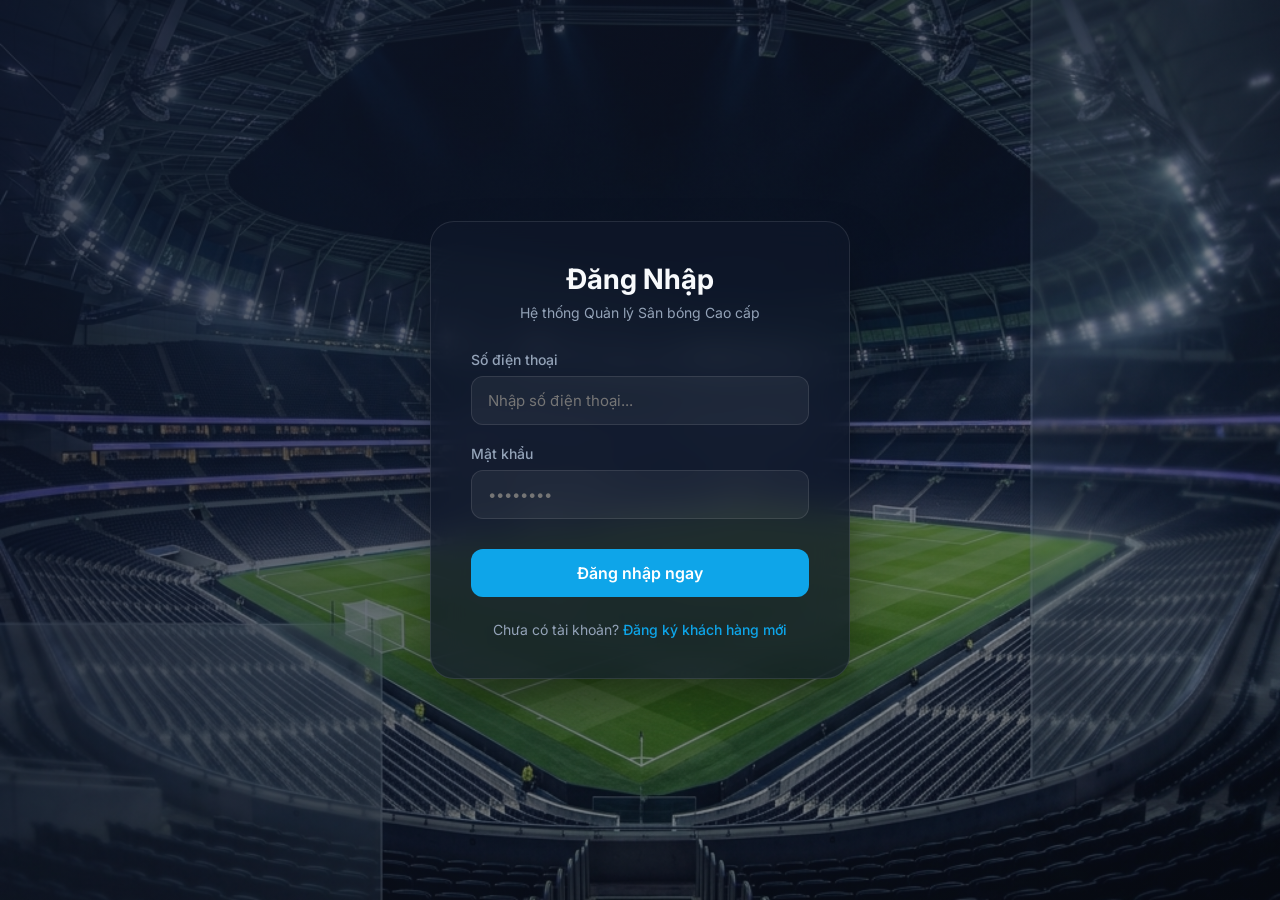
<file: frontend/login.html>
<!DOCTYPE html>
<html lang="vi">
<head>
    <meta charset="UTF-8">
    <meta name="viewport" content="width=device-width, initial-scale=1.0">
    <title>Đăng nhập - Quản Lý Sân Bóng</title>
    <link rel="stylesheet" href="css/global.css">
</head>
<body>
    <!-- ================= BỐ CỤC ẢNH NỀN ================= -->
    <img src="assets/images/stadium_bg.png" alt="Stadium" class="bg-image">
    <div class="bg-overlay"></div>

    <!-- ================= KHUNG ĐĂNG NHẬP CHÍNH ================= -->
    <div class="auth-container">
        <!-- Phần Tiêu đề -->
        <div class="auth-header">
            <h1>Đăng Nhập</h1>
            <p>Hệ thống Quản lý Sân bóng Cao cấp</p>
        </div>

        <!-- Khung hiển thị thông báo lỗi (ẩn mặc định) -->
        <div id="errorMessage" class="error-message"></div>

        <!-- ================= FORM ĐIỀN THÔNG TIN ================= -->
        <form id="loginForm">
            <div class="input-group">
                <label>Số điện thoại</label>
                <input type="text" id="phone" placeholder="Nhập số điện thoại..." required>
            </div>
            <div class="input-group">
                <label>Mật khẩu</label>
                <input type="password" id="password" placeholder="••••••••" required>
            </div>
            <button type="submit" class="btn-primary" id="loginBtn">Đăng nhập ngay</button>
        </form>

        <!-- ================= CHÂN TRANG ĐIỀU HƯỚNG ================= -->
        <div class="auth-footer">
            Chưa có tài khoản? <a href="register.html">Đăng ký khách hàng mới</a>
        </div>
    </div>

    <script src="js/api-config.js"></script>
    <script src="js/auth.js"></script>
</body>
</html>
</file>
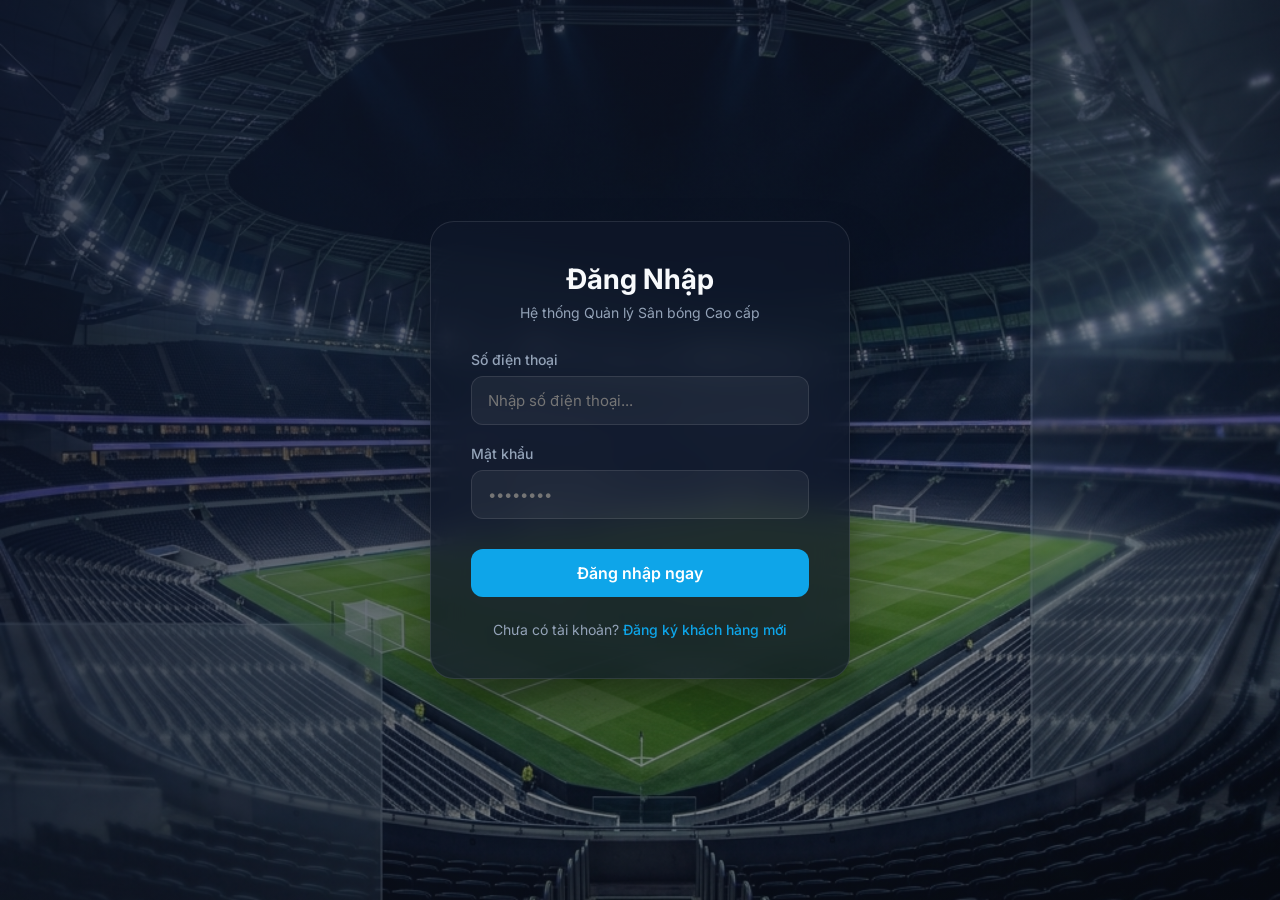
<file: frontend/my-bookings.html>
<!DOCTYPE html>
<html lang="vi">
<head>
    <meta charset="UTF-8">
    <meta name="viewport" content="width=device-width, initial-scale=1.0">
    <title>Lịch Sử Đặt Sân – Football Management System</title>
    <link rel="preconnect" href="https://fonts.googleapis.com">
    <link href="https://fonts.googleapis.com/css2?family=Inter:wght@300;400;500;600;700;800&display=swap" rel="stylesheet">
    <link rel="stylesheet" href="css/dashboard.css">
    <style>
        .status-badge { display: inline-flex; align-items: center; gap: 5px; padding: 4px 10px; border-radius: 20px; font-size: 12px; font-weight: 600; }
        .status-pending { background: rgba(245,158,11,0.15); color: #fbbf24; border: 1px solid rgba(245,158,11,0.3); }
        .status-confirmed { background: rgba(59,130,246,0.15); color: #60a5fa; border: 1px solid rgba(59,130,246,0.3); }
        .status-checked_in { background: rgba(168,85,247,0.15); color: #c084fc; border: 1px solid rgba(168,85,247,0.3); }
        .status-completed { background: rgba(34,197,94,0.15); color: #4ade80; border: 1px solid rgba(34,197,94,0.3); }
        .status-cancelled { background: rgba(239,68,68,0.15); color: #f87171; border: 1px solid rgba(239,68,68,0.3); }
        .status-cancelled { background: rgba(239,68,68,0.15); color: #f87171; border: 1px solid rgba(239,68,68,0.3); }

        /* Modal Styles */
        .modal-overlay {
            display: none; position: fixed; inset: 0; background: rgba(0,0,0,0.7); backdrop-filter: blur(4px); z-index: 200; justify-content: center; align-items: center; padding: 20px;
        }
        .modal-box {
            background: #1e293b; border: 1px solid var(--glass-border); border-radius: 20px; padding: 32px; width: 100%; max-width: 400px; text-align: center;
        }
        .qr-code { width: 250px; height: 250px; background: white; margin: 20px auto; padding: 10px; border-radius: 12px; }
        .qr-code img { width: 100%; height: 100%; object-fit: contain; }
        .modal-header { margin-bottom: 20px; font-size: 20px; font-weight: bold; }
        .modal-desc { color: var(--text-muted); font-size: 14px; margin-bottom: 20px; }
    </style>
</head>
<body>
<nav class="navbar">
    <div class="navbar-brand">
        <span class="logo">⚽</span>
        Đặt <span>Sân Bóng</span>
    </div>
    <div style="display: flex; gap: 15px; margin-right: auto; margin-left: 30px;">
        <a href="index.html" style="color:var(--text-muted); text-decoration:none; font-weight:600;">Danh sách Sân</a>
        <a href="my-bookings.html" style="color:var(--primary); text-decoration:none; font-weight:600;">Lịch sử đặt sân</a>
    </div>
    <div class="navbar-right">
        <span class="nav-badge" id="userNameDisplay">👤 Khách hàng</span>
        <a href="login.html" onclick="localStorage.removeItem('jwt_token')" style="color:var(--text-muted); font-size:13px; text-decoration:none;">Đăng xuất →</a>
    </div>
</nav>

<main class="main-content">
    <div class="page-header">
        <div>
            <h1>📜 Lịch sử đặt sân của tôi</h1>
            <p>Theo dõi trạng thái và chi phí các sân bạn đã đặt.</p>
        </div>
        <button class="btn btn-primary" onclick="loadMyBookings()">🔄 Tải lại</button>
    </div>

    <div class="table-card">
        <table class="table-base">
            <thead>
                <tr>
                    <th>Sân</th>
                    <th>Thời gian</th>
                    <th>Tiền Cọc (30%)</th>
                    <th>Tổng Dự Kiến</th>
                    <th>Trạng thái</th>
                    <th>Hành động</th>
                </tr>
            </thead>
            <tbody id="bookingTableBody">
                <tr><td colspan="6" style="text-align:center; padding:40px;">⏳ Đang tải dữ liệu...</td></tr>
            </tbody>
        </table>
    </div>
</main>

<!-- Modal Thanh toán QR -->
<div class="modal-overlay" id="qrModal">
    <div class="modal-box">
        <div class="modal-header">Thanh toán tiền cọc</div>
        <div class="modal-desc">Vui lòng dùng ứng dụng ngân hàng quét mã QR bên dưới để thanh toán số tiền cọc <strong id="depositAmountDisplay" style="color: #fbbf24;"></strong></div>
        <div class="qr-code">
            <!-- Dùng một QR giả lập -->
            <img src="https://api.qrserver.com/v1/create-qr-code/?size=250x250&data=pay_deposit" alt="QR Code">
        </div>
        <input type="hidden" id="payingBookingId">
        <div style="display: flex; gap: 10px; justify-content: center; margin-top: 20px;">
            <button class="btn" style="background:rgba(255,255,255,0.05); color:var(--text-muted);" onclick="hideQrModal()">Hủy</button>
            <button class="btn btn-primary" onclick="confirmPayment()">Xác nhận đã chuyển khoản</button>
        </div>
    </div>
</div>

<script src="js/api-config.js"></script>
<script>
function checkAuth() {
    const token = localStorage.getItem('jwt_token');
    if (!token) { window.location.replace('login.html'); }
    else { fetchUserProfile(); }
}

async function fetchUserProfile() {
    try {
        const res = await fetch(API_URL + '/api/auth/me', {
            headers: { 'Authorization': 'Bearer ' + localStorage.getItem('jwt_token') }
        });
        if (res.ok) {
            const user = await res.json();
            const vipMap = { 'DONG': 'Đồng', 'BAC': 'Bạc', 'VANG': 'Vàng', 'KIMCUONG': 'Kim Cương' };
            const tierName = vipMap[user.vipTier] || 'Đồng';
            document.getElementById('userNameDisplay').innerText = `👤 ${user.fullName} - Hạng ${tierName}`;
        }
    } catch (e) {
        console.error(e);
    }
}

checkAuth();

async function loadMyBookings() {
    try {
        const res = await fetch(API_URL + '/api/bookings/my-bookings', {
            headers: { 'Authorization': 'Bearer ' + localStorage.getItem('jwt_token') }
        });
        const data = await res.json();
        const tbody = document.getElementById('bookingTableBody');
        
        if (data.length === 0) {
            tbody.innerHTML = '<tr><td colspan="6" style="text-align:center;">Bạn chưa đặt sân nào.</td></tr>';
            return;
        }

        const formatStatus = (s) => {
            switch(s) {
                case 'PENDING': return 'Chờ duyệt';
                case 'CONFIRMED': return 'Đã xác nhận';
                case 'CHECKED_IN': return 'Đang đá';
                case 'COMPLETED': return 'Hoàn thành';
                case 'CANCELLED': return 'Đã hủy';
                default: return s;
            }
        };

        tbody.innerHTML = data.map(b => {
            const start = new Date(b.startTime);
            const end = new Date(b.endTime);
            const dateStr = start.toLocaleDateString('vi-VN');
            const timeStr = `${start.getHours()}:00 - ${end.getHours()}:00`;
            
            let actionBtn = '';
            if (b.status === 'PENDING') {
                actionBtn = `
                    <button class="btn btn-primary btn-sm" onclick="openQrModal(${b.id}, ${b.depositAmount})">Thanh toán cọc</button>
                    <button class="btn btn-danger btn-sm" onclick="cancelBooking(${b.id})" style="margin-left: 5px;">Hủy đơn</button>
                `;
            }

            return `
            <tr>
                <td style="font-weight:600; color:var(--primary);">${b.fieldName}</td>
                <td>
                    <div style="font-weight:600;">${dateStr}</div>
                    <div style="font-size:12px; color:var(--text-muted);">${timeStr}</div>
                </td>
                <td style="font-weight:600; color:#fbbf24;">${b.depositAmount.toLocaleString()} ₫</td>
                <td style="font-weight:600; color:#4ade80;">${b.totalPrice.toLocaleString()} ₫</td>
                <td><span class="status-badge status-${b.status.toLowerCase()}">${formatStatus(b.status)}</span></td>
                <td>${actionBtn}</td>
            </tr>
            `;
        }).join('');
    } catch (e) {
        alert('Lỗi tải danh sách.');
    }
}

function openQrModal(id, amount) {
    document.getElementById('payingBookingId').value = id;
    document.getElementById('depositAmountDisplay').innerText = amount.toLocaleString() + ' ₫';
    document.getElementById('qrModal').style.display = 'flex';
}

function hideQrModal() {
    document.getElementById('qrModal').style.display = 'none';
}

async function confirmPayment() {
    const id = document.getElementById('payingBookingId').value;
    try {
        const res = await fetch(`${API_URL}/api/bookings/${id}/pay-deposit`, {
            method: 'POST',
            headers: { 'Authorization': 'Bearer ' + localStorage.getItem('jwt_token') }
        });
        if (res.ok) {
            alert('Thanh toán thành công! Sân của bạn đã được xác nhận.');
            hideQrModal();
            loadMyBookings();
        } else {
            alert('Có lỗi xảy ra, vui lòng thử lại.');
        }
    } catch (e) {
        alert('Lỗi kết nối.');
    }
}

async function cancelBooking(id) {
    if (!confirm('Bạn có chắc chắn muốn hủy đặt sân này không?')) return;
    try {
        const res = await fetch(`${API_URL}/api/bookings/${id}/cancel`, {
            method: 'POST',
            headers: { 'Authorization': 'Bearer ' + localStorage.getItem('jwt_token') }
        });
        if (res.ok) {
            alert('Hủy sân thành công!');
            loadMyBookings();
        } else {
            const data = await res.json();
            alert('Lỗi: ' + (data.error || 'Có lỗi xảy ra.'));
        }
    } catch (e) {
        alert('Lỗi kết nối.');
    }
}

window.onload = loadMyBookings;
</script>
</body>
</html>
</file>
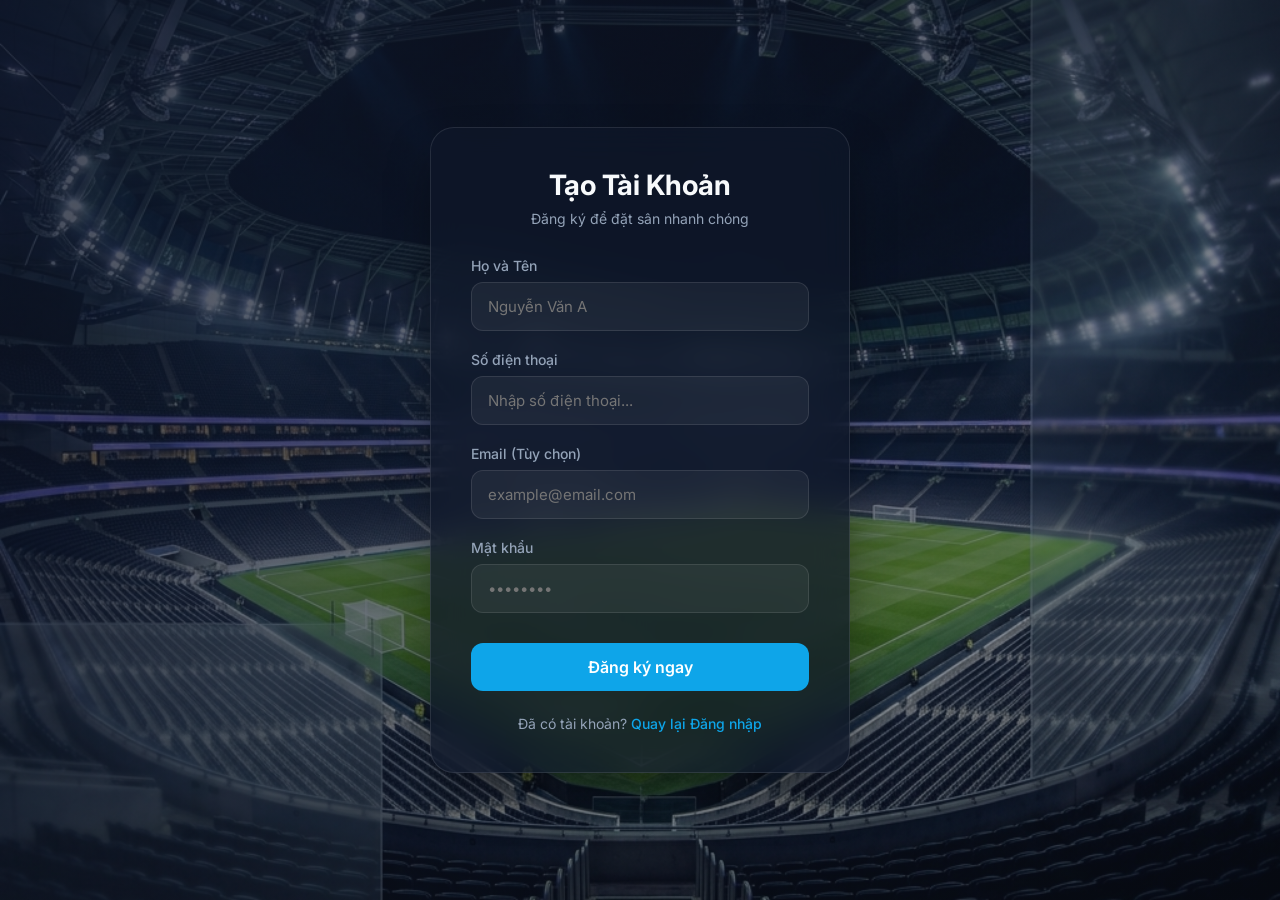
<file: frontend/register.html>
<!DOCTYPE html>
<html lang="vi">
<head>
    <meta charset="UTF-8">
    <meta name="viewport" content="width=device-width, initial-scale=1.0">
    <title>Đăng ký - Quản Lý Sân Bóng</title>
    <link rel="stylesheet" href="css/global.css">
</head>
<body>
    <!-- ================= BỐ CỤC ẢNH NỀN ================= -->
    <img src="assets/images/stadium_bg.png" alt="Stadium" class="bg-image">
    <div class="bg-overlay"></div>

    <!-- ================= KHUNG ĐĂNG KÝ CHÍNH ================= -->
    <div class="auth-container">
        <!-- Phần Tiêu đề -->
        <div class="auth-header">
            <h1>Tạo Tài Khoản</h1>
            <p>Đăng ký để đặt sân nhanh chóng</p>
        </div>

        <!-- Khung hiển thị thông báo lỗi (ẩn mặc định) -->
        <div id="errorMessage" class="error-message"></div>

        <!-- ================= FORM ĐIỀN THÔNG TIN ================= -->
        <form id="registerForm">
            <div class="input-group">
                <label>Họ và Tên</label>
                <input type="text" id="fullName" placeholder="Nguyễn Văn A" required>
            </div>
            <div class="input-group">
                <label>Số điện thoại</label>
                <input type="text" id="phone" placeholder="Nhập số điện thoại..." required>
            </div>
            <div class="input-group">
                <label>Email (Tùy chọn)</label>
                <input type="email" id="email" placeholder="example@email.com">
            </div>
            <div class="input-group">
                <label>Mật khẩu</label>
                <input type="password" id="password" placeholder="••••••••" required>
            </div>
            <button type="submit" class="btn-primary" id="registerBtn">Đăng ký ngay</button>
        </form>

        <!-- ================= CHÂN TRANG ĐIỀU HƯỚNG ================= -->
        <div class="auth-footer">
            Đã có tài khoản? <a href="login.html">Quay lại Đăng nhập</a>
        </div>
    </div>

    <script src="js/api-config.js"></script>
    <script src="js/auth.js"></script>
</body>
</html>
</file>
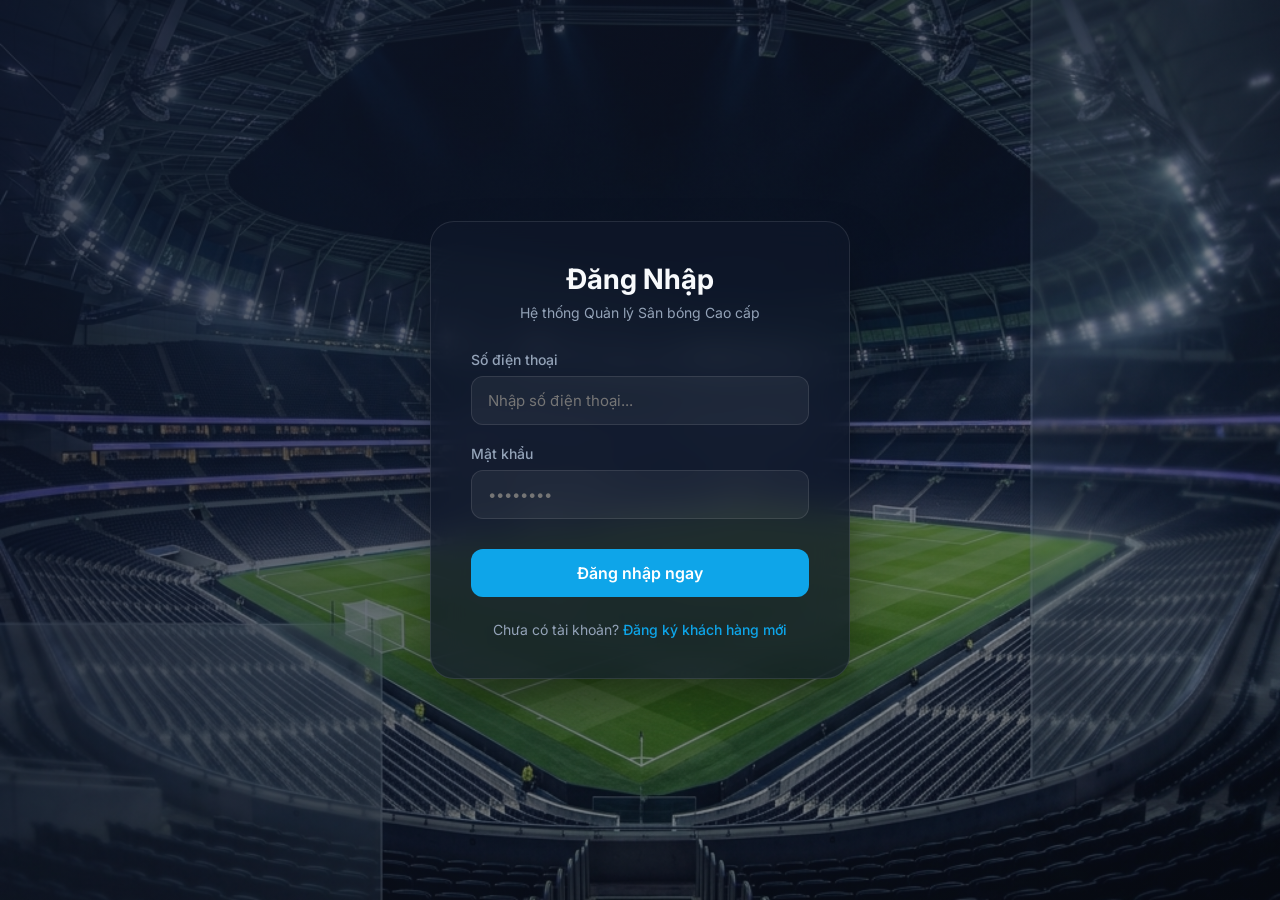
<file: frontend/services.html>
<!DOCTYPE html>
<html lang="vi">
<head>
    <meta charset="UTF-8">
    <meta name="viewport" content="width=device-width, initial-scale=1.0">
    <title>Quản Lý Dịch Vụ - Admin</title>
    
    <!-- CSS chung của nhóm -->
    <link rel="stylesheet" href="css/style.css">
    <link rel="stylesheet" href="css/dashboard.css">
    
    <style>
        .form-container { 
            background: white; 
            padding: 20px; 
            border-radius: 8px; 
            margin-bottom: 20px; 
            box-shadow: 0 1px 3px rgba(0,0,0,0.1); 
        }
        .form-group { margin-bottom: 15px; }
        .form-group label { display: block; margin-bottom: 5px; font-weight: bold; }
        .form-group input { width: 100%; padding: 8px; border: 1px solid #ccc; border-radius: 4px; box-sizing: border-box; }
        .text-danger { color: #dc3545; }
        .font-weight-bold { font-weight: bold; }
        .btn-sm { padding: 5px 10px; font-size: 12px; margin-right: 5px; }
        .btn-primary { background-color: var(--primary); color: white; border: none; border-radius: 4px; cursor: pointer; }
        .btn-danger { background-color: #dc3545; color: white; border: none; border-radius: 4px; cursor: pointer; }
    </style>
</head>
<body>

    <!-- ===================== NAVBAR ===================== -->
    <nav class="navbar">
        <div class="navbar-brand">
            <span class="logo">⚽</span>
            Quản Lý <span>Dịch Vụ</span>
        </div>
        <div style="display: flex; gap: 15px; margin-right: auto; margin-left: 30px;">
            <a href="admin.html" style="color:var(--text-muted); text-decoration:none; font-weight:600;">Khách VIP</a>
            <a href="report.html" style="color:var(--text-muted); text-decoration:none; font-weight:600;">Báo cáo doanh thu</a>
            <a href="field.html" style="color:var(--text-muted); text-decoration:none; font-weight:600;">Quản lý Sân</a>
            <a href="services.html" style="color:var(--primary); text-decoration:none; font-weight:600;">Nước uống/Dịch vụ</a>
        </div>
        <div class="navbar-right">
            <span class="nav-badge">👤 Admin</span>
            <a href="login.html" onclick="localStorage.removeItem('jwt_token')" style="color:var(--text-muted); font-size:13px; text-decoration:none;">Đăng xuất →</a>
        </div>
    </nav>

    <main class="main-content">
        <div class="page-header">
            <div>
                <h1>Quản Lý Dịch Vụ & Nước Uống</h1>
                <p>Thêm, sửa, xoá và xem danh sách nước uống trong kho</p>
            </div>
        </div>

        <div class="form-container admin-only" id="serviceFormContainer">
            <h3 style="margin-bottom: 15px;">Thêm/Sửa Dịch Vụ</h3>
            <div id="formErrorMessage" style="color: red; display: none; margin-bottom: 10px;"></div>
            <form id="serviceForm">
                <input type="hidden" id="serviceId">
                <div class="form-group">
                    <label>Tên dịch vụ/Nước uống</label>
                    <input type="text" id="serviceName" required placeholder="VD: Nước suối">
                </div>
                <div class="form-group">
                    <label>Giá bán (VNĐ)</label>
                    <input type="number" id="servicePrice" required placeholder="VD: 10000">
                </div>
                <div class="form-group">
                    <label>Số lượng tồn kho</label>
                    <input type="number" id="serviceStock" required placeholder="VD: 50">
                </div>
                <button type="submit" class="btn btn-primary" style="padding: 10px 20px;">Lưu Dịch Vụ</button>
            </form>
        </div>

        <div class="table-card">
            <table class="table-base" id="servicesTable">
                <thead>
                    <tr>
                        <th>ID</th>
                        <th>Tên Dịch Vụ</th>
                        <th>Giá Bán</th>
                        <th>Tồn Kho</th>
                        <th>Thao Tác</th>
                    </tr>
                </thead>
                <tbody>
                    <!-- Dữ liệu sẽ được render từ inventory.js -->
                </tbody>
            </table>
        </div>
    </main>

    <script>
        function checkAuth() {
            const token = localStorage.getItem('jwt_token');
            if (!token) {
                window.location.replace('login.html');
                return;
            }
            try {
                const payload = JSON.parse(atob(token.split('.')[1].replace(/-/g, '+').replace(/_/g, '/')));
                localStorage.setItem('user_role', payload.role);
            } catch (e) {
                localStorage.removeItem('jwt_token');
                window.location.replace('login.html');
            }
        }
        window.addEventListener('pageshow', checkAuth);
        checkAuth();
    </script>

    <!-- Script kết nối API dùng chung -->
    <script src="js/api-config.js"></script>
    <!-- Script render dịch vụ -->
    <script src="js/inventory.js"></script>
</body>
</html>
</file>
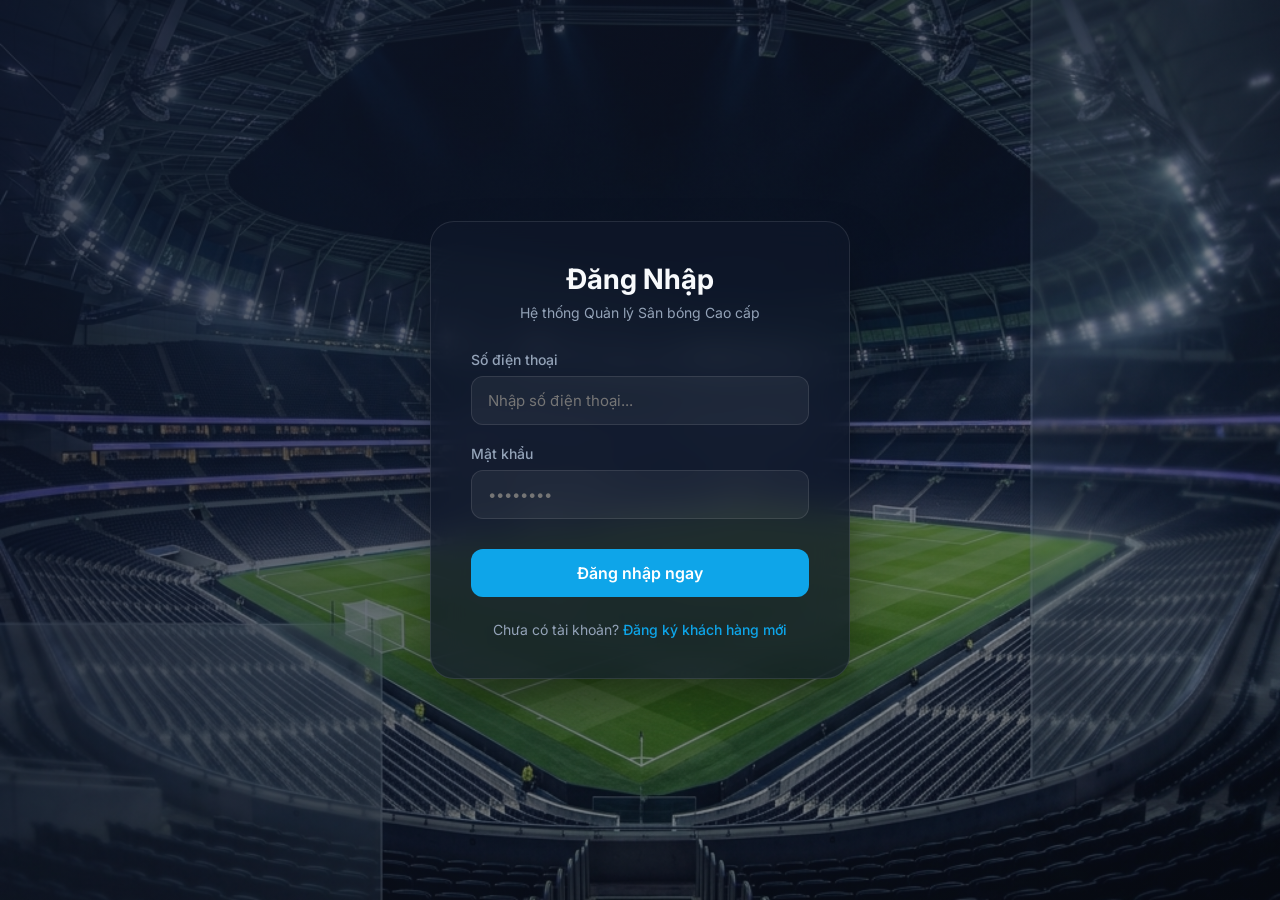
<file: frontend/staff-management.html>
<!DOCTYPE html>
<html lang="vi">
<head>
    <meta charset="UTF-8">
    <meta name="viewport" content="width=device-width, initial-scale=1.0">
    <title>Quản Lý Nhân Viên - Admin</title>
    
    <link rel="stylesheet" href="css/style.css">
    <link rel="stylesheet" href="css/dashboard.css">
    
    <style>
        .badge {
            padding: 5px 10px;
            border-radius: 12px;
            font-size: 13px;
            font-weight: bold;
            color: white;
            background-color: #8b5cf6;
        }
        
        .modal-overlay {
            display: none;
            position: fixed;
            inset: 0;
            background: rgba(0,0,0,0.7);
            backdrop-filter: blur(4px);
            z-index: 200;
            justify-content: center;
            align-items: center;
            padding: 20px;
        }
        .modal-box {
            background: #1e293b;
            border: 1px solid var(--glass-border);
            border-radius: 20px;
            padding: 32px;
            width: 100%;
            max-width: 500px;
            box-shadow: var(--shadow);
        }
        .modal-header {
            display: flex;
            align-items: center;
            justify-content: space-between;
            margin-bottom: 24px;
        }
        .modal-title { font-size: 20px; font-weight: 700; }
        .modal-close {
            width: 32px; height: 32px;
            border-radius: 8px;
            border: 1px solid var(--glass-border);
            background: transparent;
            color: var(--text-muted);
            cursor: pointer;
            font-size: 18px;
            display: flex; align-items: center; justify-content: center;
            transition: all 0.2s;
        }
        .form-group { display: flex; flex-direction: column; gap: 6px; margin-bottom: 16px; }
        .form-group label { font-size: 12px; font-weight: 600; color: var(--text-muted); text-transform: uppercase; }
        .form-group input {
            padding: 10px 14px;
            background: rgba(255,255,255,0.05);
            border: 1px solid rgba(255,255,255,0.1);
            border-radius: 10px;
            color: var(--text-main);
            font-size: 14px;
            outline: none;
        }
        .form-group input:focus {
            border-color: var(--primary);
            background: rgba(14,165,233,0.05);
        }
        .modal-footer {
            display: flex;
            justify-content: flex-end;
            gap: 10px;
            margin-top: 24px;
            padding-top: 20px;
            border-top: 1px solid var(--glass-border);
        }
    </style>
</head>
<body>

    <!-- ===================== NAVBAR ===================== -->
    <nav class="navbar">
        <div class="navbar-brand">
            <span class="logo">⚽</span>
            Quản Lý <span>Nhân Viên</span>
        </div>
        <div style="display: flex; gap: 15px; margin-right: auto; margin-left: 30px;">
            <a href="admin.html" style="color:var(--text-muted); text-decoration:none; font-weight:600;">Khách VIP</a>
            <a href="report.html" style="color:var(--text-muted); text-decoration:none; font-weight:600;">Báo cáo doanh thu</a>
            <a href="field.html" style="color:var(--text-muted); text-decoration:none; font-weight:600;">Quản lý Sân</a>
            <a href="staff-management.html" style="color:var(--primary); text-decoration:none; font-weight:600;">Nhân viên</a>
        </div>
        <div class="navbar-right">
            <span class="nav-badge">👤 Admin</span>
            <a href="login.html" onclick="localStorage.removeItem('jwt_token')" style="color:var(--text-muted); font-size:13px; text-decoration:none;">Đăng xuất →</a>
        </div>
    </nav>

    <main class="main-content">
        <div class="page-header">
            <div>
                <h1>👥 Quản Lý Nhân Viên</h1>
                <p>Xem danh sách và cấp tài khoản cho nhân viên mới</p>
            </div>
            <button class="btn btn-primary" onclick="openStaffModal()">＋ Thêm nhân viên</button>
        </div>

        <div class="table-card">
            <table class="table-base">
                <thead>
                    <tr>
                        <th>ID</th>
                        <th>Họ và Tên</th>
                        <th>Số điện thoại</th>
                        <th>Email</th>
                        <th>Chức vụ</th>
                        <th>Hành động</th>
                    </tr>
                </thead>
                <tbody id="staff-tbody">
                    <tr><td colspan="6" style="text-align:center;">Đang tải...</td></tr>
                </tbody>
            </table>
        </div>
    </main>

    <!-- Modal Thêm Nhân Viên -->
    <div class="modal-overlay" id="staffModal">
        <div class="modal-box">
            <div class="modal-header">
                <h2 class="modal-title">Tạo Tài Khoản Nhân Viên</h2>
                <button class="modal-close" onclick="closeStaffModal()">✕</button>
            </div>
            <div id="staffError" style="color:#ef4444; margin-bottom:15px; font-size:14px; display:none;"></div>
            
            <div class="form-group">
                <label>Họ và Tên</label>
                <input type="text" id="staffName" placeholder="Nhập họ và tên...">
            </div>
            <div class="form-group">
                <label>Số điện thoại (Dùng để đăng nhập)</label>
                <input type="text" id="staffPhone" placeholder="Nhập SĐT...">
            </div>
            <div class="form-group">
                <label>Email</label>
                <input type="email" id="staffEmail" placeholder="Nhập Email...">
            </div>
            <div class="form-group">
                <label>Mật khẩu</label>
                <input type="password" id="staffPassword" placeholder="Nhập mật khẩu...">
            </div>
            <div class="form-group">
                <label>Gán sân quản lý</label>
                <div id="staffFieldsList" style="display:flex; flex-direction:column; gap:8px; max-height:150px; overflow-y:auto; padding:10px; background:rgba(255,255,255,0.05); border:1px solid rgba(255,255,255,0.1); border-radius:10px;">
                    <div style="color:var(--text-muted); font-size:13px;">Đang tải danh sách sân...</div>
                </div>
            </div>

            <div class="modal-footer">
                <button class="btn" style="background:rgba(255,255,255,0.05); color:var(--text-muted);" onclick="closeStaffModal()">Hủy</button>
                <button class="btn btn-primary" onclick="createStaff()">Tạo tài khoản</button>
            </div>
        </div>
    </div>

    <!-- Guard kiểm tra quyền đăng nhập — chỉ ADMIN mới xem được -->
    <script>
        function checkAuth() {
            const token = localStorage.getItem('jwt_token');
            if (!token) {
                window.location.replace('login.html');
                return;
            }
            try {
                const payload = JSON.parse(atob(token.split('.')[1].replace(/-/g, '+').replace(/_/g, '/')));
                if (payload.role !== 'ADMIN') {
                    window.location.replace('login.html');
                }
            } catch (e) {
                localStorage.removeItem('jwt_token');
                window.location.replace('login.html');
            }
        }
        window.addEventListener('pageshow', checkAuth);
        checkAuth();
    </script>

    <script src="js/api-config.js"></script>
    <script src="js/staff-management.js"></script>
</body>
</html>
</file>
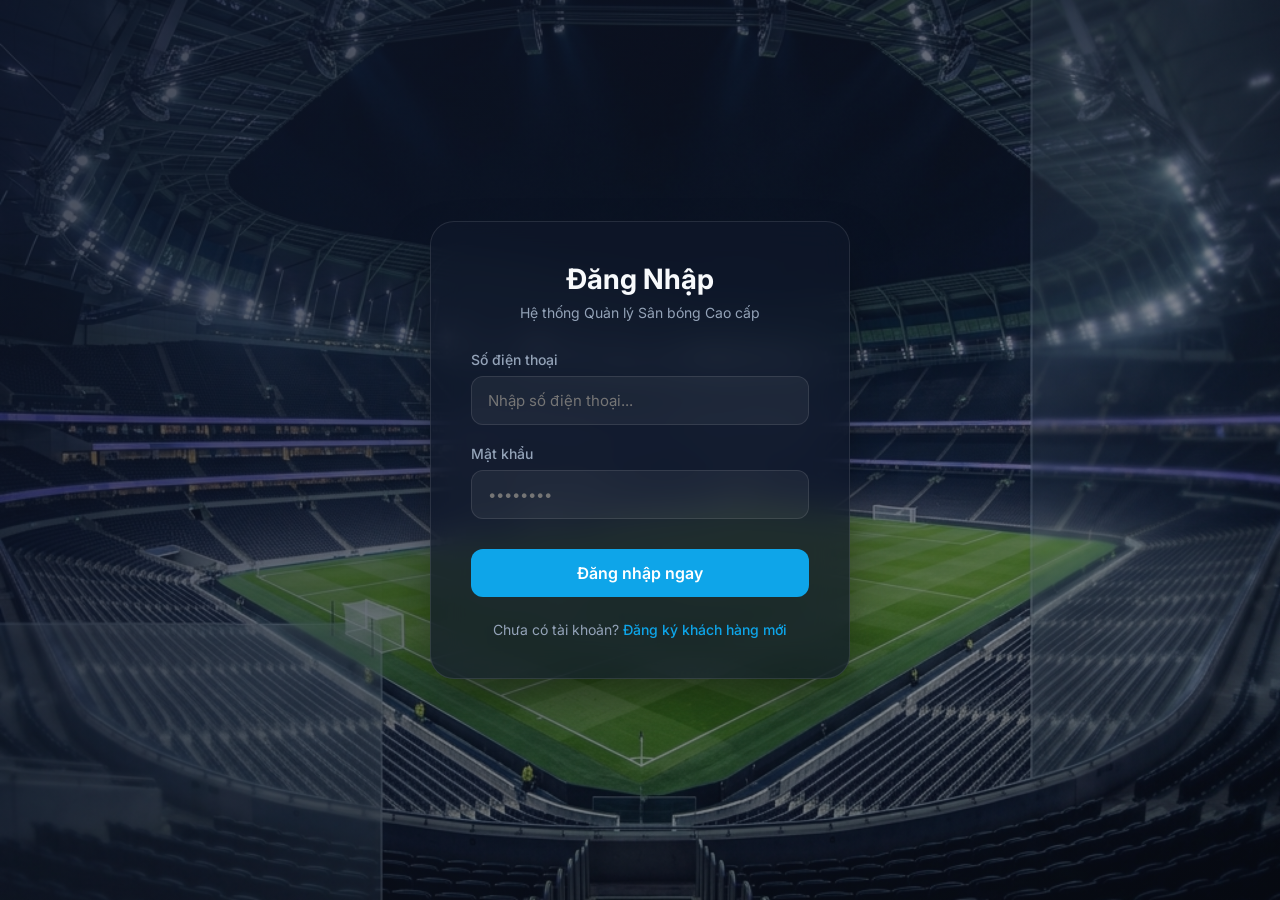
<file: frontend/staff.html>
<!DOCTYPE html>
<html lang="vi">
<head>
    <meta charset="UTF-8">
    <meta name="viewport" content="width=device-width, initial-scale=1.0">
    <title>Staff Dashboard – Football Management System</title>
    <link rel="preconnect" href="https://fonts.googleapis.com">
    <link href="https://fonts.googleapis.com/css2?family=Inter:wght@300;400;500;600;700;800&display=swap" rel="stylesheet">
    <link rel="stylesheet" href="css/dashboard.css">
    <style>
        .modal-overlay {
            display: none; position: fixed; inset: 0; background: rgba(0,0,0,0.7); backdrop-filter: blur(4px); z-index: 200; justify-content: center; align-items: center; padding: 20px;
        }
        .modal-box {
            background: #1e293b; border: 1px solid var(--glass-border); border-radius: 20px; padding: 32px; width: 100%; max-width: 500px;
        }
        .modal-header { display: flex; align-items: center; justify-content: space-between; margin-bottom: 24px; }
        .modal-title { font-size: 20px; font-weight: 700; }
        .modal-close {
            width: 32px; height: 32px; border-radius: 8px; border: 1px solid var(--glass-border); background: transparent; color: var(--text-muted); cursor: pointer; font-size: 18px; display: flex; align-items: center; justify-content: center; transition: all 0.2s;
        }
        .form-group { display: flex; flex-direction: column; gap: 6px; margin-bottom: 16px;}
        .form-group label { font-size: 12px; font-weight: 600; color: var(--text-muted); text-transform: uppercase; letter-spacing: 0.05em; }
        .form-group input, .form-group select { padding: 10px 14px; background: rgba(255,255,255,0.05); border: 1px solid rgba(255,255,255,0.1); border-radius: 10px; color: var(--text-main); font-size: 14px; outline: none; }
        .form-group select option { background: #1e293b; }
        .modal-footer { display: flex; justify-content: flex-end; gap: 10px; margin-top: 24px; }
        
        .status-badge { display: inline-flex; align-items: center; gap: 5px; padding: 4px 10px; border-radius: 20px; font-size: 12px; font-weight: 600; }
        .status-pending { background: rgba(245,158,11,0.15); color: #fbbf24; border: 1px solid rgba(245,158,11,0.3); }
        .status-confirmed { background: rgba(59,130,246,0.15); color: #60a5fa; border: 1px solid rgba(59,130,246,0.3); }
        .status-checked_in { background: rgba(168,85,247,0.15); color: #c084fc; border: 1px solid rgba(168,85,247,0.3); }
        .status-completed { background: rgba(34,197,94,0.15); color: #4ade80; border: 1px solid rgba(34,197,94,0.3); }
        .status-cancelled { background: rgba(239,68,68,0.15); color: #f87171; border: 1px solid rgba(239,68,68,0.3); }
        
        .action-group { display: flex; gap: 6px; flex-wrap: wrap; }
    </style>
</head>
<body>
<nav class="navbar">
    <div class="navbar-brand">
        <span class="logo">⚽</span>
        Staff <span>Dashboard</span>
    </div>
    <div style="display: flex; gap: 15px; margin-right: auto; margin-left: 30px;" id="navLinks">
        <a href="staff.html" style="color:var(--primary); text-decoration:none; font-weight:600;">Lịch Đặt Sân</a>
        <a href="inventory.html" style="color:var(--text-muted); text-decoration:none; font-weight:600;">Kho Nước</a>
    </div>
    <div style="margin-right: 20px;">
        <select id="globalFieldSelect" style="padding: 8px 12px; border-radius: 8px; background: rgba(255,255,255,0.1); color: white; border: 1px solid rgba(255,255,255,0.2); outline: none; font-weight: 500; cursor: pointer;" onchange="onGlobalFieldChange()">
            <option value="" style="color: black;">-- Tất cả Sân --</option>
        </select>
    </div>
    <div class="navbar-right">
        <span class="nav-badge" id="staffNameDisplay">👤 Staff</span>
        <a href="login.html" onclick="localStorage.removeItem('jwt_token')" style="color:var(--text-muted); font-size:13px; text-decoration:none;">Đăng xuất →</a>
    </div>
</nav>

<main class="main-content">
    <div class="page-header">
        <div>
            <h1>📋 Quản lý Lịch Đặt Sân</h1>
            <p>Xác nhận, Check-in, Bán nước & Thanh toán</p>
        </div>
        <button class="btn btn-primary" onclick="loadBookings()">🔄 Tải lại</button>
    </div>

    <div class="table-card">
        <table class="table-base">
            <thead>
                <tr>
                    <th>Khách Hàng</th>
                    <th>Sân</th>
                    <th>Thời gian</th>
                    <th>Trạng thái</th>
                    <th>Hành động</th>
                </tr>
            </thead>
            <tbody id="bookingTableBody">
                <tr><td colspan="5" style="text-align:center; padding:40px;">⏳ Đang tải dữ liệu...</td></tr>
            </tbody>
        </table>
    </div>
</main>

<!-- Modal Gọi nước -->
<div class="modal-overlay" id="orderModal">
    <div class="modal-box">
        <div class="modal-header">
            <h2 class="modal-title">🥤 Gọi Thêm Dịch Vụ</h2>
            <button class="modal-close" onclick="hideModal('orderModal')">✕</button>
        </div>
        <div class="form-group">
            <label>Chọn dịch vụ</label>
            <select id="serviceSelect"></select>
        </div>
        <div class="form-group">
            <label>Số lượng</label>
            <input type="number" id="serviceQuantity" value="1" min="1">
        </div>
        <input type="hidden" id="orderBookingId">
        <div class="modal-footer">
            <button class="btn" style="background:rgba(255,255,255,0.05); color:var(--text-muted);" onclick="hideModal('orderModal')">Hủy</button>
            <button class="btn btn-primary" onclick="submitOrder()">🛒 Thêm vào đơn</button>
        </div>
    </div>
</div>

<script src="js/api-config.js"></script>
<script>
// Guard
function checkAuth() {
    const token = localStorage.getItem('jwt_token');
    if (!token) { window.location.replace('login.html'); return; }
    try {
        const payload = JSON.parse(atob(token.split('.')[1].replace(/-/g, '+').replace(/_/g, '/')));
        if (payload.role !== 'STAFF' && payload.role !== 'ADMIN') {
            window.location.replace('login.html');
        }
    } catch (e) {
        localStorage.removeItem('jwt_token'); window.location.replace('login.html');
    }
}
checkAuth();

async function loadBookings() {
    try {
        const res = await fetch(API_URL + '/api/bookings', {
            headers: { 'Authorization': 'Bearer ' + localStorage.getItem('jwt_token') }
        });
        let data = await res.json();
        
        const selectedFieldId = document.getElementById('globalFieldSelect').value;
        if (selectedFieldId) {
            data = data.filter(b => b.fieldId == selectedFieldId);
        }

        const tbody = document.getElementById('bookingTableBody');
        if (data.length === 0) {
            tbody.innerHTML = '<tr><td colspan="5" style="text-align:center;">Chưa có đơn đặt sân nào</td></tr>';
            return;
        }
        
        const formatStatus = (s) => {
            switch(s) {
                case 'PENDING': return 'Chờ duyệt';
                case 'CONFIRMED': return 'Đã xác nhận';
                case 'CHECKED_IN': return 'Đang đá';
                case 'COMPLETED': return 'Hoàn thành';
                case 'CANCELLED': return 'Đã hủy';
                default: return s;
            }
        };

        const formatVipTier = (tier) => {
            const map = { DONG: '🥉 Đồng', BAC: '🥈 Bạc', VANG: '🥇 Vàng', KIMCUONG: '💎 Kim Cương' };
            return map[tier] || tier;
        };

        tbody.innerHTML = data.map(b => {
            const date = new Date(b.startTime).toLocaleString('vi-VN');
            let actions = '';
            
            if (b.status === 'PENDING') {
                actions += `<button class="btn btn-primary btn-sm" onclick="updateStatus(${b.id}, 'CONFIRMED')">Duyệt</button>`;
                actions += `<button class="btn btn-danger btn-sm" onclick="updateStatus(${b.id}, 'CANCELLED')">Từ chối</button>`;
            } else if (b.status === 'CONFIRMED') {
                actions += `<button class="btn btn-sm" style="background:#8b5cf6; color:white;" onclick="updateStatus(${b.id}, 'CHECKED_IN')">Check-in</button>`;
                
                // Hủy nếu quá 30 phút mà chưa check-in
                if (Date.now() > new Date(b.startTime).getTime() + 30 * 60000) {
                    actions += `<button class="btn btn-danger btn-sm" onclick="updateStatus(${b.id}, 'CANCELLED')">Hủy (Không đến)</button>`;
                }
            } else if (b.status === 'CHECKED_IN') {
                actions += `<button class="btn btn-price btn-sm" onclick="openOrderModal(${b.id}, ${b.fieldId})">🥤 Gọi nước</button>`;
                actions += `<button class="btn btn-calc btn-sm" onclick="updateStatus(${b.id}, 'COMPLETED')">Thanh toán</button>`;
            }
            
            let servicesHtml = '';
            if (b.services && b.services.length > 0) {
                const serviceList = b.services.map(s => `<li>${s.serviceName} x ${s.quantity}</li>`).join('');
                servicesHtml = `<div style="font-size:11px; margin-top:5px; color:#fbbf24;"><strong>Đã đặt:</strong><ul style="margin:2px 0 0 15px; padding:0;">${serviceList}</ul></div>`;
            }

            return `
            <tr>
                <td>
                    <div style="font-weight:600;">${b.customerName}</div>
                    <div style="font-size:11px; color:var(--text-muted);">${b.customerPhone}</div>
                    <div style="font-size:11px; color:var(--text-muted);">${b.customerEmail || ''}</div>
                    <div style="font-size:11px; margin-top:3px;"><span style="background:rgba(255,255,255,0.1); padding:2px 6px; border-radius:4px;">${formatVipTier(b.customerVipTier)}</span></div>
                    ${servicesHtml}
                </td>
                <td style="font-weight:600; color:var(--primary);">${b.fieldName}</td>
                <td style="font-size:13px;">${date}</td>
                <td><span class="status-badge status-${b.status.toLowerCase()}">${formatStatus(b.status)}</span></td>
                <td><div class="action-group">${actions}</div></td>
            </tr>
            `;
        }).join('');
    } catch (e) {
        alert('Lỗi tải danh sách.');
    }
}

async function updateStatus(id, newStatus) {
    if (newStatus === 'COMPLETED' || newStatus === 'CANCELLED') {
        if (!confirm('Xác nhận thao tác này?')) return;
    }
    try {
        await fetch(`${API_URL}/api/bookings/${id}/status`, {
            method: 'PUT',
            headers: { 'Content-Type': 'application/json', 'Authorization': 'Bearer ' + localStorage.getItem('jwt_token') },
            body: JSON.stringify({ status: newStatus })
        });
        loadBookings();
    } catch (e) {
        alert('Lỗi cập nhật');
    }
}

async function loadServicesToSelect(fieldId) {
    try {
        let url = API_URL + '/api/services';
        if (fieldId) url += '?fieldId=' + fieldId;
        const res = await fetch(url, { headers: { 'Authorization': 'Bearer ' + localStorage.getItem('jwt_token') } });
        const data = await res.json();
        const sel = document.getElementById('serviceSelect');
        sel.innerHTML = data.filter(s => s.stockQuantity > 0).map(s => 
            `<option value="${s.id}">${s.name} (${s.price.toLocaleString()} ₫) - Còn ${s.stockQuantity}</option>`
        ).join('');
    } catch (e) {}
}

let currentOrderFieldId = null;
function openOrderModal(bookingId, fieldId) {
    document.getElementById('orderBookingId').value = bookingId;
    document.getElementById('serviceQuantity').value = 1;
    document.getElementById('orderModal').style.display = 'flex';
    currentOrderFieldId = fieldId;
    loadServicesToSelect(fieldId);
}

function hideModal(id) { document.getElementById(id).style.display = 'none'; }

async function submitOrder() {
    const bId = document.getElementById('orderBookingId').value;
    const sId = document.getElementById('serviceSelect').value;
    const qty = document.getElementById('serviceQuantity').value;
    if (!sId || qty < 1) return;
    
    try {
        const res = await fetch(API_URL + '/api/services/order', {
            method: 'POST',
            headers: { 'Content-Type': 'application/json', 'Authorization': 'Bearer ' + localStorage.getItem('jwt_token') },
            body: JSON.stringify({
                bookingId: Number(bId),
                items: [{ serviceId: Number(sId), quantity: Number(qty) }]
            })
        });
        if (res.ok) {
            alert('Đã gọi đồ uống thành công!');
            hideModal('orderModal');
            loadBookings();
            if (currentOrderFieldId) loadServicesToSelect(currentOrderFieldId); // refresh stock
        } else {
            const data = await res.json();
            alert('Lỗi: ' + data.error);
        }
    } catch (e) {
        alert('Lỗi mạng');
    }
}

async function initFields() {
    try {
        const authRes = await fetch(API_URL + '/api/auth/me', {
            headers: { 'Authorization': 'Bearer ' + localStorage.getItem('jwt_token') }
        });
        let currentUser = null;
        if(authRes.ok) currentUser = await authRes.json();
        
        const fieldRes = await fetch(API_URL + '/api/fields');
        if(fieldRes.ok) {
            let fields = await fieldRes.json();
            if(currentUser && currentUser.role === 'STAFF') {
                fields = fields.filter(f => currentUser.managedFieldIds && currentUser.managedFieldIds.includes(f.id));
            }
            const select = document.getElementById('globalFieldSelect');
            fields.forEach(f => {
                const opt = document.createElement('option');
                opt.value = f.id;
                opt.textContent = f.name;
                opt.style.color = 'black';
                select.appendChild(opt);
            });
            const savedFieldId = localStorage.getItem('global_field_id');
            if(savedFieldId && fields.some(f => f.id == savedFieldId)) {
                select.value = savedFieldId;
            } else if(fields.length > 0) {
                select.value = fields[0].id;
                localStorage.setItem('global_field_id', fields[0].id);
            }
        }
    } catch(e) {}
}

function onGlobalFieldChange() {
    const val = document.getElementById('globalFieldSelect').value;
    localStorage.setItem('global_field_id', val);
    loadBookings();
}

window.onload = async () => {
    await initFields();
    loadBookings();
};
</script>
</body>
</html>
</file>
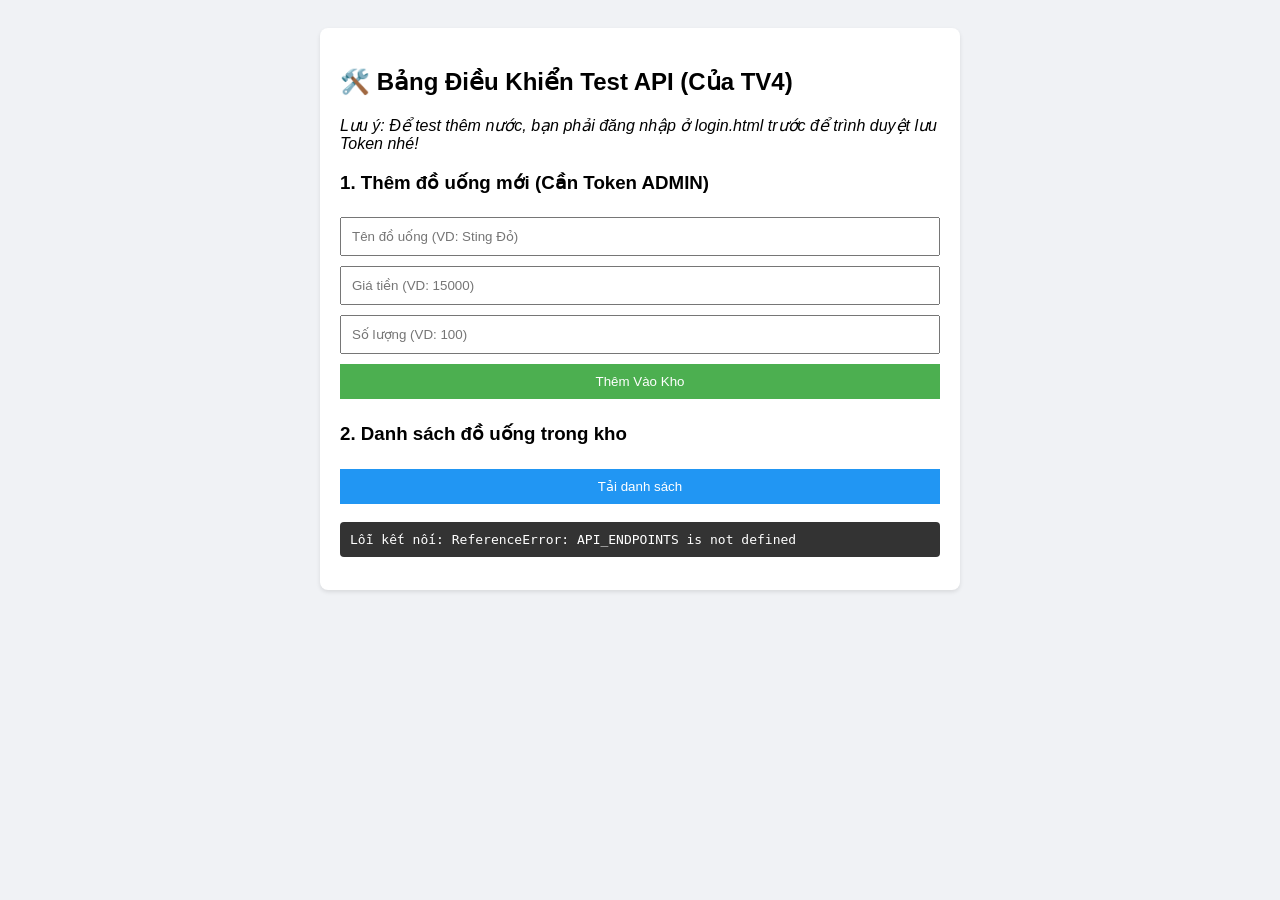
<file: frontend/test-services.html>
<!DOCTYPE html>
<html lang="vi">
<head>
    <meta charset="UTF-8">
    <title>Test API Kho Nước - TV4</title>
    <style>
        body { font-family: Arial, sans-serif; padding: 20px; background: #f0f2f5; }
        .card { background: white; padding: 20px; border-radius: 8px; box-shadow: 0 2px 4px rgba(0,0,0,0.1); max-width: 600px; margin: 0 auto; }
        input, button { padding: 10px; margin: 5px 0; width: 100%; box-sizing: border-box; }
        button { background: #4CAF50; color: white; border: none; cursor: pointer; }
        button:hover { background: #45a049; }
        pre { background: #333; color: #fff; padding: 10px; overflow-x: auto; border-radius: 4px;}
    </style>
</head>
<body>
    <div class="card">
        <h2>🛠️ Bảng Điều Khiển Test API (Của TV4)</h2>
        <p><i>Lưu ý: Để test thêm nước, bạn phải đăng nhập ở login.html trước để trình duyệt lưu Token nhé!</i></p>

        <h3>1. Thêm đồ uống mới (Cần Token ADMIN)</h3>
        <input type="text" id="name" placeholder="Tên đồ uống (VD: Sting Đỏ)">
        <input type="number" id="price" placeholder="Giá tiền (VD: 15000)">
        <input type="number" id="stock" placeholder="Số lượng (VD: 100)">
        <button onclick="addService()">Thêm Vào Kho</button>

        <h3>2. Danh sách đồ uống trong kho</h3>
        <button onclick="loadServices()" style="background: #2196F3;">Tải danh sách</button>
        <pre id="result">Bấm nút để xem kết quả...</pre>
    </div>

    <script src="js/api-config.js"></script>
    <script>
        // Hàm Lấy danh sách (GET)
        async function loadServices() {
            try {
                const res = await fetch(API_ENDPOINTS.SERVICES);
                const data = await res.json();
                document.getElementById('result').textContent = JSON.stringify(data, null, 2);
            } catch (error) {
                document.getElementById('result').textContent = "Lỗi kết nối: " + error;
            }
        }

        // Hàm Thêm mới (POST)
        async function addService() {
            const token = localStorage.getItem('token');
            if (!token) {
                alert("Bạn chưa đăng nhập! Vui lòng sang trang login.html đăng nhập bằng tài khoản ADMIN trước.");
                return;
            }

            const bodyData = {
                name: document.getElementById('name').value,
                price: document.getElementById('price').value,
                stockQuantity: document.getElementById('stock').value,
                unit: "Chai"
            };

            try {
                const res = await fetch(API_ENDPOINTS.SERVICES, {
                    method: 'POST',
                    headers: {
                        'Content-Type': 'application/json',
                        'Authorization': 'Bearer ' + token
                    },
                    body: JSON.stringify(bodyData)
                });
                
                if (res.ok) {
                    alert('Thêm thành công!');
                    loadServices(); // Tải lại danh sách
                } else {
                    const err = await res.json();
                    alert('Lỗi: ' + (err.error || 'Không có quyền'));
                }
            } catch (error) {
                alert('Lỗi kết nối: ' + error);
            }
        }

        // Tự động tải danh sách khi vừa mở trang
        loadServices();
    </script>
</body>
</html>
</file>
<file: frontend/css/style.css>
/* ============================================================
   FOOTBALL MANAGEMENT SYSTEM — GLOBAL STYLES
   [TV1] CSS dùng chung toàn bộ hệ thống
   ============================================================ */

/* ---------- CSS Custom Properties (Design Tokens) ---------- */
:root {
    --color-primary: #0d9748;
    --color-primary-dark: #087a3a;
    --color-primary-light: #12b85a;
    --color-primary-glow: rgba(13, 151, 72, 0.35);
    --color-accent: #f59e0b;
    --color-accent-light: #fbbf24;
    --color-bg: #0a0f1a;
    --color-bg-card: rgba(15, 23, 42, 0.85);
    --color-bg-input: rgba(30, 41, 59, 0.7);
    --color-text: #f1f5f9;
    --color-text-secondary: #94a3b8;
    --color-border: rgba(148, 163, 184, 0.15);
    --color-danger: #ef4444;
    --color-danger-dark: #dc2626;
    --color-success: #22c55e;
    --radius-sm: 8px;
    --radius-md: 12px;
    --radius-lg: 16px;
    --radius-xl: 24px;
    --transition-base: 0.3s cubic-bezier(0.4, 0, 0.2, 1);
    --shadow-card: 0 8px 32px rgba(0, 0, 0, 0.35);
    --shadow-glow: 0 0 40px var(--color-primary-glow);
    --shadow-button: 0 4px 14px rgba(13, 151, 72, 0.4);
}

/* ---------- Reset & Base ---------- */
*, *::before, *::after { margin: 0; padding: 0; box-sizing: border-box; }
html { font-size: 16px; scroll-behavior: smooth; }
body {
    font-family: 'Inter', 'Segoe UI', Arial, sans-serif;
    background-color: var(--color-bg);
    color: var(--color-text);
    line-height: 1.6;
    min-height: 100vh;
}
a { text-decoration: none; color: var(--color-primary-light); transition: color var(--transition-base); }
a:hover { color: var(--color-accent-light); }

/* ---------- Buttons ---------- */
.btn {
    display: inline-flex; align-items: center; justify-content: center; gap: 8px;
    padding: 12px 24px; border: none; border-radius: var(--radius-md);
    font-family: inherit; font-size: 0.95rem; font-weight: 600;
    cursor: pointer; transition: all var(--transition-base);
}
.btn-primary { background: linear-gradient(135deg, var(--color-primary), var(--color-primary-dark)); color: #fff; box-shadow: var(--shadow-button); }
.btn-primary:hover { background: linear-gradient(135deg, var(--color-primary-light), var(--color-primary)); transform: translateY(-2px); }
.btn-primary:disabled { opacity: 0.6; cursor: not-allowed; transform: none; }
.btn-danger { background: linear-gradient(135deg, var(--color-danger), var(--color-danger-dark)); color: #fff; }
.btn-full { width: 100%; }

/* ---------- Form Controls ---------- */
.form-group { margin-bottom: 1.25rem; }
.form-label { display: block; font-size: 0.85rem; font-weight: 500; color: var(--color-text-secondary); margin-bottom: 6px; }
.form-input {
    width: 100%; padding: 12px 16px;
    background: var(--color-bg-input); border: 1.5px solid var(--color-border);
    border-radius: var(--radius-md); color: var(--color-text);
    font-family: inherit; font-size: 0.95rem;
    transition: all var(--transition-base); outline: none;
}
.form-input::placeholder { color: rgba(148, 163, 184, 0.5); }
.form-input:focus { border-color: var(--color-primary); box-shadow: 0 0 0 3px var(--color-primary-glow); }
.form-input.error { border-color: var(--color-danger); box-shadow: 0 0 0 3px rgba(239, 68, 68, 0.2); }

/* ---------- Alerts ---------- */
.alert { padding: 12px 16px; border-radius: var(--radius-sm); font-size: 0.88rem; font-weight: 500; margin-bottom: 1rem; display: none; align-items: center; gap: 8px; }
.alert.show { display: flex; }
.alert-error { background: rgba(239, 68, 68, 0.12); border: 1px solid rgba(239, 68, 68, 0.3); color: #fca5a5; }
.alert-success { background: rgba(34, 197, 94, 0.12); border: 1px solid rgba(34, 197, 94, 0.3); color: #86efac; }

/* ---------- Tables ---------- */
.table-base { width: 100%; border-collapse: collapse; margin-top: 1rem; }
.table-base th, .table-base td { padding: 12px 16px; text-align: left; border-bottom: 1px solid var(--color-border); }
.table-base th { background: rgba(15, 23, 42, 0.6); color: var(--color-text-secondary); font-weight: 600; font-size: 0.82rem; text-transform: uppercase; }
.table-base tbody tr:hover { background: rgba(30, 41, 59, 0.4); }

/* ---------- Spinner ---------- */
.spinner { display: inline-block; width: 20px; height: 20px; border: 2.5px solid rgba(255,255,255,0.3); border-top-color: #fff; border-radius: 50%; animation: spin 0.7s linear infinite; }

/* ---------- Keyframes ---------- */
@keyframes spin { to { transform: rotate(360deg); } }
@keyframes fadeInUp { from { opacity: 0; transform: translateY(30px); } to { opacity: 1; transform: translateY(0); } }
@keyframes float { 0%, 100% { transform: translateY(0); } 50% { transform: translateY(-8px); } }
</file>
<file: frontend/css/dashboard.css>
/* ================================================================
   DESIGN TOKENS – Theme Đồng Nhất
   ================================================================ */
:root {
    --primary:        #0ea5e9;
    --primary-hover:  #0284c7;
    --success:        #22c55e;
    --danger:         #ef4444;
    --warning:        #f59e0b;
    --bg-dark:        #0f172a;
    --bg-card:        #1e293b;
    --bg-hover:       #273449;
    --text-main:      #f8fafc;
    --text-muted:     #94a3b8;
    --glass-bg:       rgba(30, 41, 59, 0.85);
    --glass-border:   rgba(255,255,255,0.08);
    --shadow:         0 25px 50px -12px rgba(0,0,0,0.6);
}

* { margin:0; padding:0; box-sizing:border-box; font-family:'Inter',sans-serif; }

body {
    background: var(--bg-dark);
    color: var(--text-main);
    min-height: 100vh;
    display: flex;
    flex-direction: column;
}

/* ================================================================
   HEADER / NAVBAR
   ================================================================ */
.navbar {
    background: rgba(15,23,42,0.95);
    backdrop-filter: blur(12px);
    border-bottom: 1px solid var(--glass-border);
    padding: 0 32px;
    height: 64px;
    display: flex;
    align-items: center;
    justify-content: space-between;
    position: sticky;
    top: 0;
    z-index: 100;
}
.navbar-brand {
    display: flex;
    align-items: center;
    gap: 10px;
    font-weight: 700;
    font-size: 18px;
}
.navbar-brand .logo { font-size: 28px; }
.navbar-brand span { color: var(--primary); }
.navbar-right { display: flex; align-items: center; gap: 16px; }
.nav-badge {
    background: rgba(14,165,233,0.15);
    color: var(--primary);
    border: 1px solid rgba(14,165,233,0.3);
    padding: 4px 12px;
    border-radius: 20px;
    font-size: 12px;
    font-weight: 600;
}

/* ================================================================
   MAIN CONTENT LAYOUT
   ================================================================ */
.main-content {
    flex: 1;
    padding: 32px;
    max-width: 1400px;
    margin: 0 auto;
    width: 100%;
}

/* ================================================================
   PAGE HEADER
   ================================================================ */
.page-header {
    display: flex;
    align-items: center;
    justify-content: space-between;
    margin-bottom: 28px;
}
.page-header h1 {
    font-size: 28px;
    font-weight: 800;
    background: linear-gradient(135deg, #f8fafc, var(--primary));
    -webkit-background-clip: text;
    -webkit-text-fill-color: transparent;
}
.page-header p {
    color: var(--text-muted);
    font-size: 14px;
    margin-top: 4px;
}

/* ================================================================
   STATS CARDS
   ================================================================ */
.stats-grid {
    display: grid;
    grid-template-columns: repeat(auto-fit, minmax(180px, 1fr));
    gap: 16px;
    margin-bottom: 28px;
}
.stat-card {
    background: var(--glass-bg);
    border: 1px solid var(--glass-border);
    border-radius: 16px;
    padding: 20px;
    display: flex;
    align-items: center;
    gap: 14px;
    backdrop-filter: blur(8px);
    transition: transform 0.2s, border-color 0.2s;
}
.stat-card:hover { transform: translateY(-2px); border-color: rgba(14,165,233,0.3); }
.stat-icon { font-size: 32px; }
.stat-value { font-size: 24px; font-weight: 700; }
.stat-label { color: var(--text-muted); font-size: 12px; margin-top: 2px; }

/* ================================================================
   BẢNG DỮ LIỆU (TABLE)
   ================================================================ */
.table-card {
    background: var(--glass-bg);
    border: 1px solid var(--glass-border);
    border-radius: 20px;
    overflow: hidden;
    backdrop-filter: blur(8px);
    margin-bottom: 24px;
}
.table-base {
    width: 100%;
    border-collapse: collapse;
}
.table-base thead tr {
    background: rgba(14,165,233,0.08);
    border-bottom: 1px solid var(--glass-border);
}
.table-base th {
    padding: 14px 16px;
    text-align: left;
    font-size: 12px;
    font-weight: 600;
    text-transform: uppercase;
    letter-spacing: 0.05em;
    color: var(--text-muted);
}
.table-base td {
    padding: 14px 16px;
    font-size: 14px;
    border-bottom: 1px solid rgba(255,255,255,0.04);
}
.table-base tbody tr:hover { background: var(--bg-hover); transition: background 0.15s; }
.table-base tbody tr:last-child td { border-bottom: none; }

/* ================================================================
   CHART SECTION
   ================================================================ */
.chart-section {
    background: var(--glass-bg);
    border: 1px solid var(--glass-border);
    border-radius: 20px;
    padding: 24px;
    backdrop-filter: blur(8px);
    margin-bottom: 24px;
    box-shadow: 0 4px 6px rgba(0,0,0,0.1);
}
.chart-section h2 {
    font-size: 18px;
    margin-bottom: 8px;
    color: var(--text-main);
}
.chart-hint {
    font-size: 13px;
    color: var(--text-muted);
    margin-bottom: 16px;
}
.chart-error {
    color: var(--danger);
    font-size: 13px;
    margin-top: 8px;
}
.chart-row {
    display: grid;
    grid-template-columns: 1fr 1fr;
    gap: 24px;
}
@media (max-width: 900px) {
    .chart-row { grid-template-columns: 1fr; }
}

/* ================================================================
   FILTER BAR
   ================================================================ */
.filter-bar {
    display: flex;
    align-items: center;
    gap: 12px;
    margin-bottom: 24px;
    background: var(--glass-bg);
    padding: 16px 20px;
    border-radius: 16px;
    border: 1px solid var(--glass-border);
}
.filter-bar label {
    font-weight: 600;
    font-size: 14px;
    color: var(--text-muted);
}
.filter-bar input[type="number"] {
    width: 100px;
    padding: 8px 12px;
    background: rgba(255,255,255,0.05);
    border: 1px solid rgba(255,255,255,0.1);
    border-radius: 8px;
    color: var(--text-main);
    font-size: 14px;
    outline: none;
}
.filter-bar input[type="number"]:focus {
    border-color: var(--primary);
}

/* ================================================================
   TOOLBAR (NÚT THÊM + TÌM KIẾM)
   ================================================================ */
.toolbar {
    display: flex;
    align-items: center;
    gap: 12px;
    margin-bottom: 20px;
    flex-wrap: wrap;
}
.search-box {
    flex: 1;
    min-width: 200px;
    position: relative;
}
.search-box input {
    width: 100%;
    padding: 10px 16px 10px 40px;
    background: var(--glass-bg);
    border: 1px solid var(--glass-border);
    border-radius: 10px;
    color: var(--text-main);
    font-size: 14px;
    outline: none;
    transition: border-color 0.2s;
}
.search-box input:focus { border-color: var(--primary); }
.search-box::before { content: '🔍'; position: absolute; left: 12px; top: 50%; transform: translateY(-50%); font-size: 14px; }

/* ================================================================
   BUTTONS
   ================================================================ */
.btn {
    padding: 10px 18px;
    border: none;
    border-radius: 10px;
    cursor: pointer;
    font-size: 13px;
    font-weight: 600;
    transition: all 0.2s;
    display: inline-flex;
    align-items: center;
    gap: 6px;
    white-space: nowrap;
}
.btn-primary  { background: var(--primary); color: white; }
.btn-primary:hover  { background: var(--primary-hover); transform: translateY(-1px); box-shadow: 0 4px 12px rgba(14,165,233,0.4); }
.btn-danger   { background: rgba(239,68,68,0.15); color: #f87171; border: 1px solid rgba(239,68,68,0.3); }
.btn-danger:hover   { background: var(--danger); color: white; transform: translateY(-1px); }
.btn-price    { background: rgba(245,158,11,0.15); color: #fbbf24; border: 1px solid rgba(245,158,11,0.3); }
.btn-price:hover    { background: var(--warning); color: #0f172a; }
.btn-calc     { background: rgba(34,197,94,0.15); color: #4ade80; border: 1px solid rgba(34,197,94,0.3); }
.btn-calc:hover     { background: var(--success); color: #0f172a; }
.btn-sm { padding: 6px 10px; font-size: 12px; }
.btn:disabled { opacity: 0.5; cursor: not-allowed; transform: none !important; }
</file>
<file: frontend/css/global.css>
@import url('https://fonts.googleapis.com/css2?family=Inter:wght@300;400;500;600;700&display=swap');

:root {
    --primary: #0ea5e9;
    --primary-hover: #0284c7;
    --bg-dark: #0f172a;
    --text-main: #f8fafc;
    --text-muted: #94a3b8;
    --glass-bg: rgba(15, 23, 42, 0.7);
    --glass-border: rgba(255, 255, 255, 0.1);
}

* {
    margin: 0;
    padding: 0;
    box-sizing: border-box;
    font-family: 'Inter', sans-serif;
}

body {
    background-color: var(--bg-dark);
    color: var(--text-main);
    display: flex;
    justify-content: center;
    align-items: center;
    min-height: 100vh;
}

/* ==========================================================================
   1. ẢNH NỀN & LỚP PHỦ MỜ (BACKGROUND & OVERLAY)
   ========================================================================== */
.bg-image {
    position: fixed;
    top: 0;
    left: 0;
    width: 100%;
    height: 100%;
    object-fit: cover;
    z-index: -1;
}

.bg-overlay {
    position: fixed;
    top: 0;
    left: 0;
    width: 100%;
    height: 100%;
    background: linear-gradient(to bottom right, rgba(15, 23, 42, 0.8), rgba(15, 23, 42, 0.4));
    z-index: -1;
}

/* ==========================================================================
   2. KHUNG FORM ĐĂNG NHẬP/ĐĂNG KÝ (GLASSMORPHISM CARD)
   ========================================================================== */
.auth-container {
    background: var(--glass-bg);
    backdrop-filter: blur(16px);
    -webkit-backdrop-filter: blur(16px);
    border: 1px solid var(--glass-border);
    border-radius: 24px;
    padding: 40px;
    width: 100%;
    max-width: 420px;
    box-shadow: 0 25px 50px -12px rgba(0, 0, 0, 0.5);
    animation: fadeIn 0.5s ease-out;
}

@keyframes fadeIn {
    from { opacity: 0; transform: translateY(20px); }
    to { opacity: 1; transform: translateY(0); }
}

.auth-header {
    text-align: center;
    margin-bottom: 30px;
}

.auth-header h1 {
    font-size: 28px;
    font-weight: 700;
    margin-bottom: 8px;
}

.auth-header p {
    color: var(--text-muted);
    font-size: 14px;
}

/* ==========================================================================
   3. Ô NHẬP LIỆU (INPUT GROUPS)
   ========================================================================== */
.input-group {
    margin-bottom: 20px;
}

.input-group label {
    display: block;
    margin-bottom: 8px;
    font-size: 14px;
    font-weight: 500;
    color: var(--text-muted);
}

.input-group input {
    width: 100%;
    padding: 14px 16px;
    background: rgba(255, 255, 255, 0.05);
    border: 1px solid rgba(255, 255, 255, 0.1);
    border-radius: 12px;
    color: white;
    font-size: 15px;
    outline: none;
    transition: all 0.3s ease;
}

.input-group input:focus {
    border-color: var(--primary);
    background: rgba(255, 255, 255, 0.1);
    box-shadow: 0 0 0 4px rgba(14, 165, 233, 0.1);
}

/* ==========================================================================
   4. NÚT BẤM (BUTTONS)
   ========================================================================== */
.btn-primary {
    width: 100%;
    padding: 14px;
    background: var(--primary);
    color: white;
    border: none;
    border-radius: 12px;
    font-size: 16px;
    font-weight: 600;
    cursor: pointer;
    transition: all 0.3s ease;
    margin-top: 10px;
}

.btn-primary:hover {
    background: var(--primary-hover);
    transform: translateY(-2px);
    box-shadow: 0 10px 15px -3px rgba(14, 165, 233, 0.3);
}

.auth-footer {
    text-align: center;
    margin-top: 24px;
    font-size: 14px;
    color: var(--text-muted);
}

.auth-footer a {
    color: var(--primary);
    text-decoration: none;
    font-weight: 500;
    transition: color 0.3s;
}

.auth-footer a:hover {
    color: white;
}

/* ==========================================================================
   5. THÔNG BÁO LỖI (ERROR MESSAGES)
   ========================================================================== */
.error-message {
    color: #ef4444;
    font-size: 14px;
    margin-bottom: 15px;
    text-align: center;
    display: none;
    background: rgba(239, 68, 68, 0.1);
    border: 1px solid rgba(239, 68, 68, 0.2);
    padding: 10px;
    border-radius: 8px;
}
</file>
